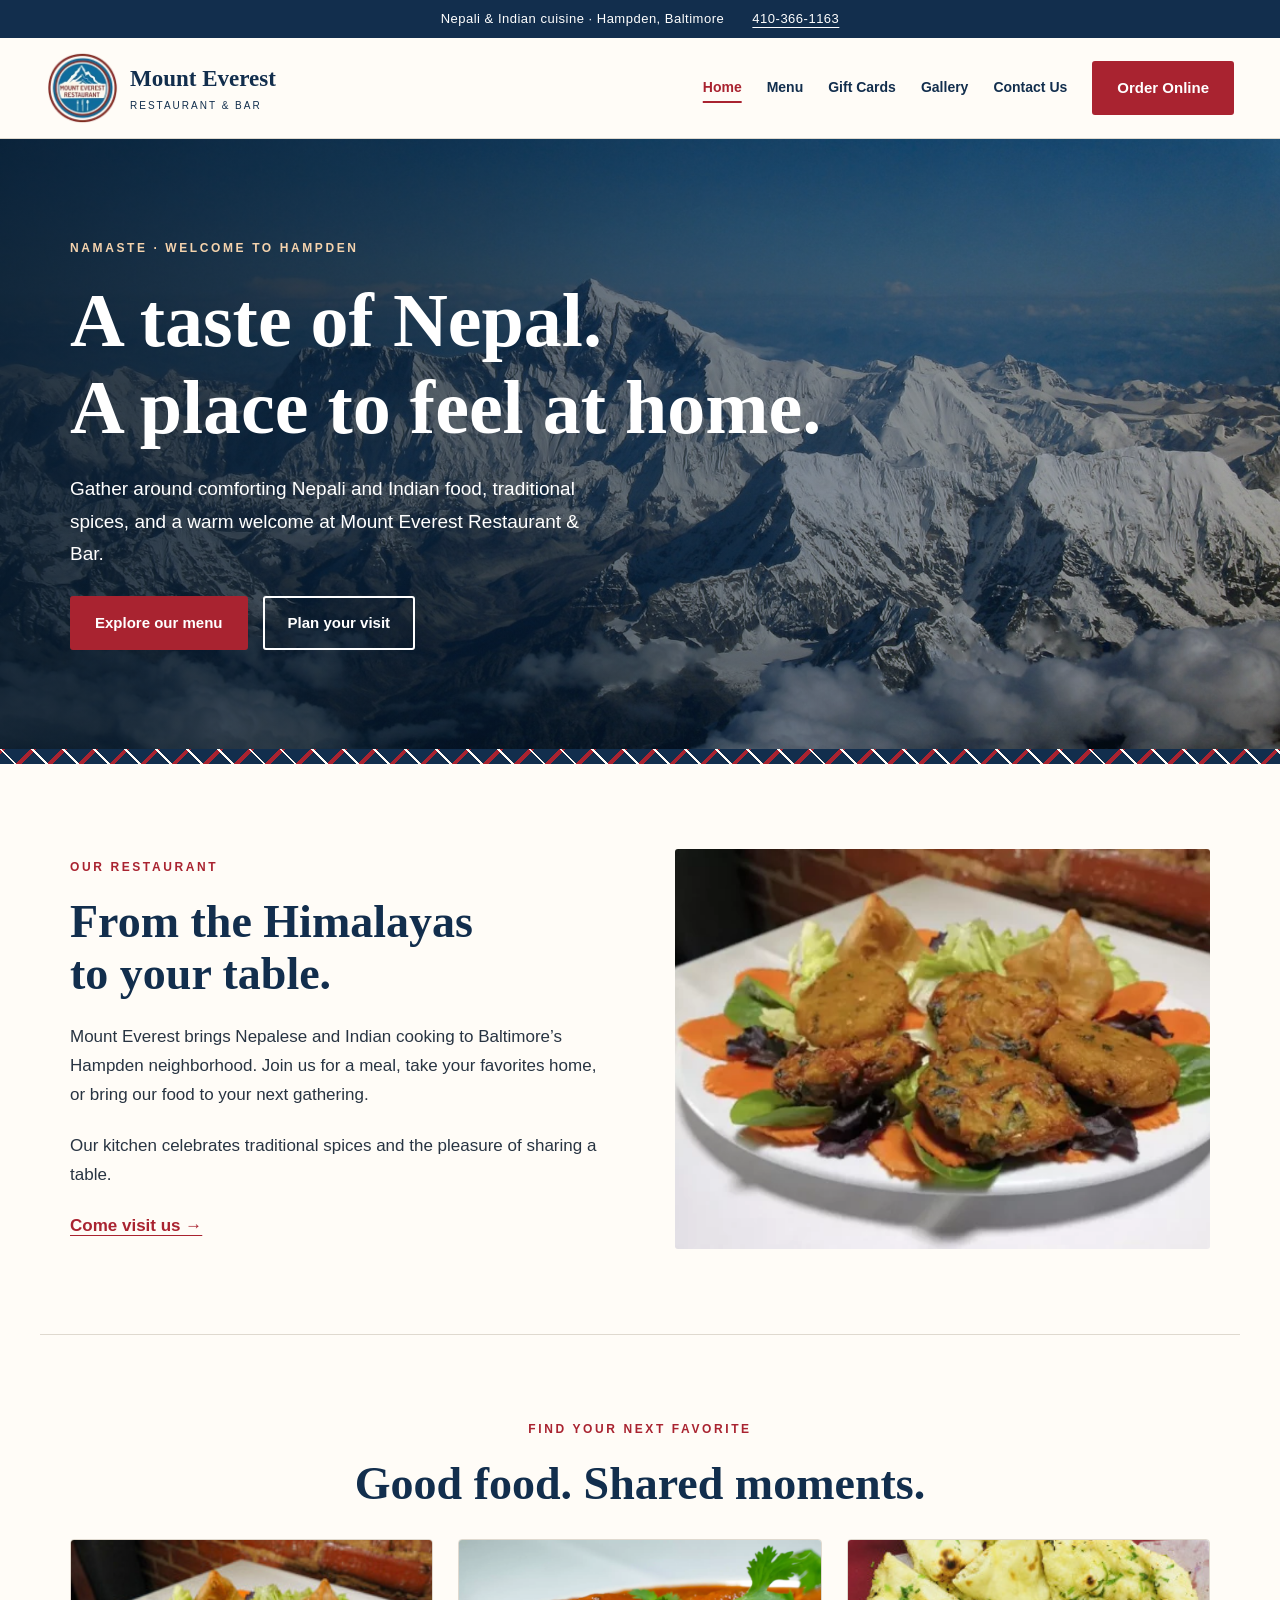
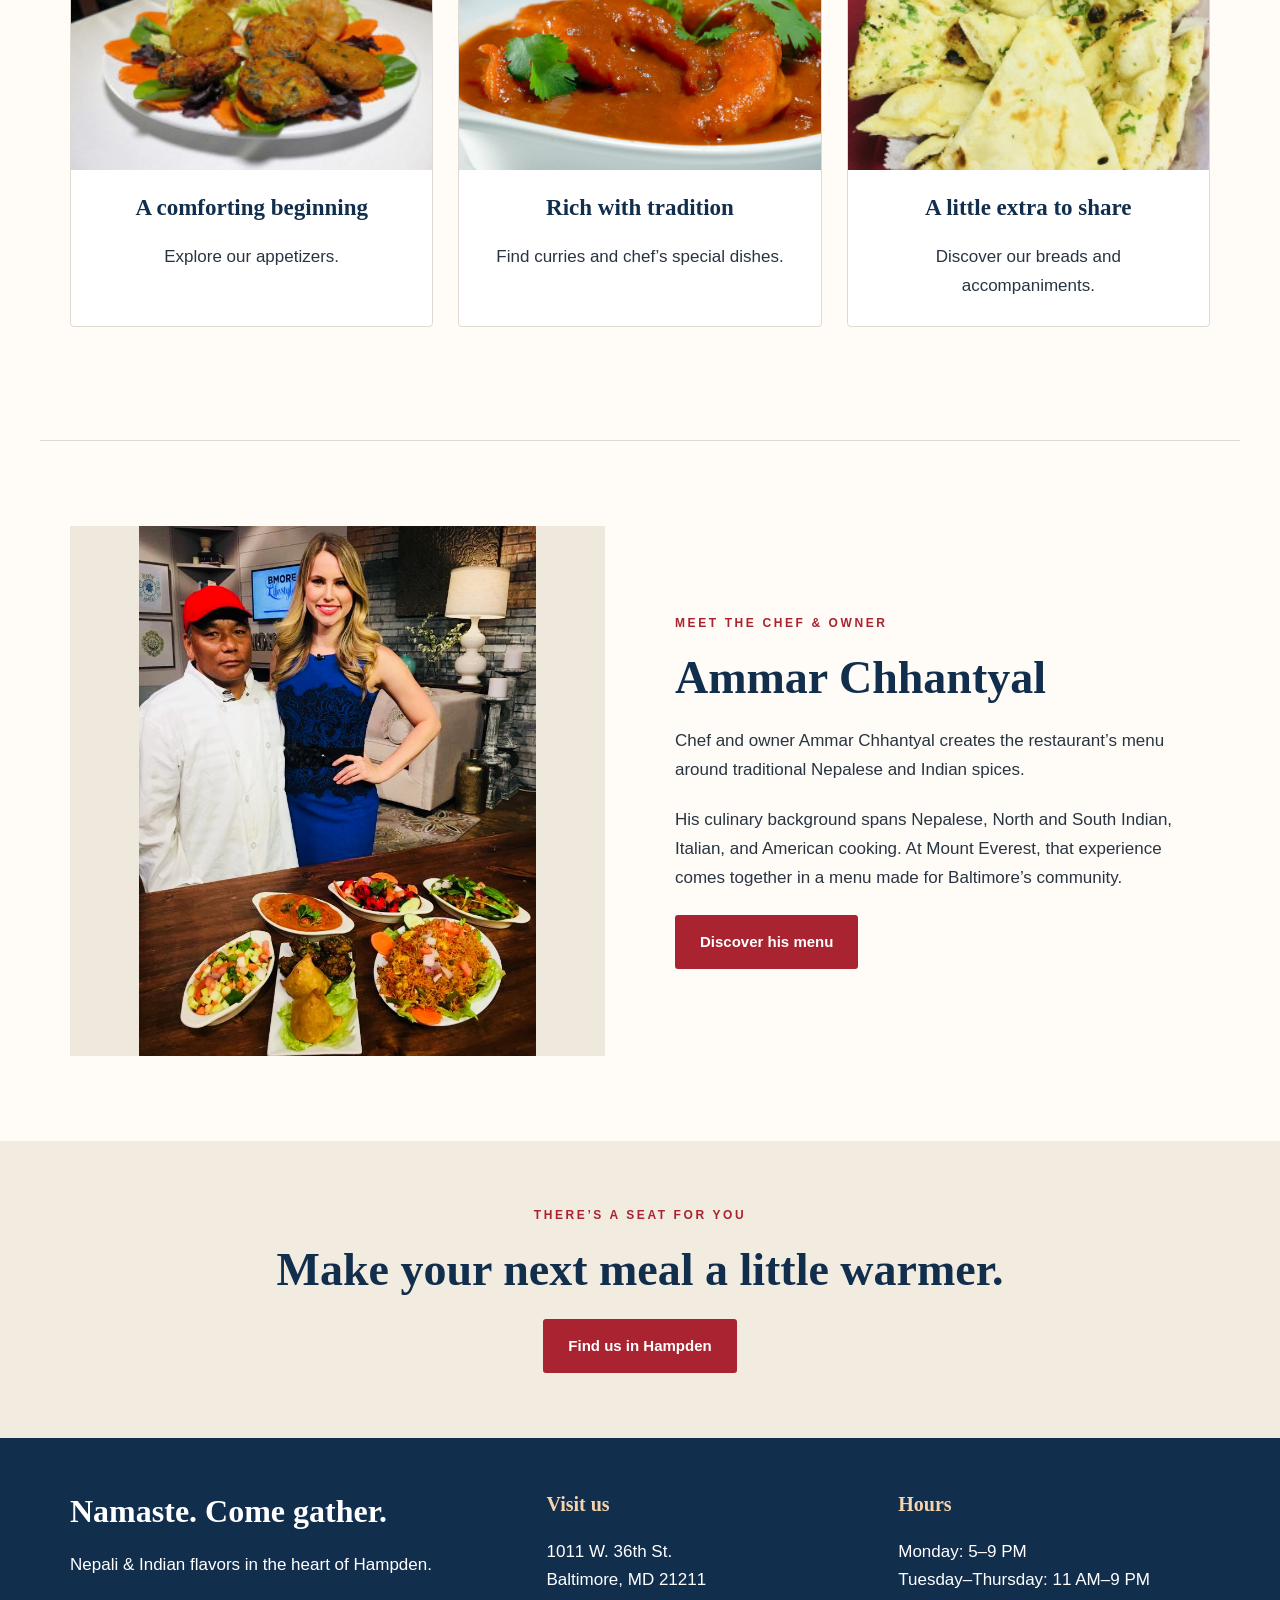
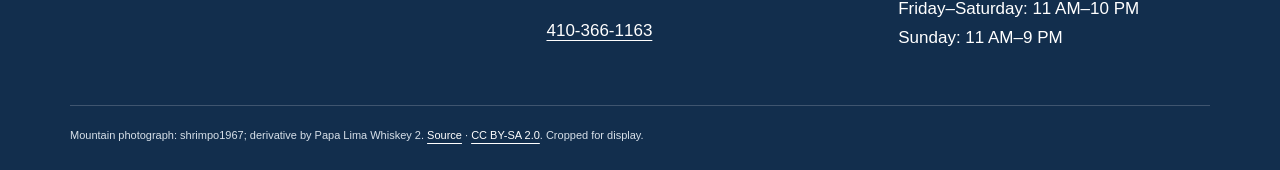
<file: index.html>
<!doctype html>
<html lang="en"><head><meta charset="utf-8"><meta name="viewport" content="width=device-width,initial-scale=1"><title>Home | Mount Everest Restaurant &amp; Bar</title><meta name="description" content="Discover Nepali and Indian cuisine at Mount Everest Restaurant and Bar in Hampden, Baltimore."><link rel="icon" href="images/logo.webp"><link rel="stylesheet" href="styles.css"><script defer src="menu-data.js"></script><script defer src="script.js"></script></head><body><a class="skip" href="#main">Skip to content</a><div class="topline">Nepali &amp; Indian cuisine · Hampden, Baltimore <a href="tel:+14103661163">410-366-1163</a></div><header><div class="nav-wrap"><a class="brand" href="index.html"><img src="images/logo.webp" alt="Mount Everest Restaurant logo" width="72" height="72"><span>Mount Everest<small>RESTAURANT &amp; BAR</small></span></a><button id="nav-toggle" type="button" aria-controls="navigation" aria-expanded="true">Menu</button><nav id="navigation" aria-label="Main navigation"><a href="index.html" aria-current="page">Home</a><a href="menu.html">Menu</a><a href="gift-cards.html">Gift Cards</a><a href="gallery.html">Gallery</a><a href="contact.html">Contact Us</a><a class="button" href="https://www.mounteverestrestaurant.net/menu">Order Online</a></nav></div></header><main id="main"><section class="hero"><div class="hero-inner"><p class="eyebrow">NAMASTE · WELCOME TO HAMPDEN</p><h1>A taste of Nepal.<br>A place to feel at home.</h1><p>Gather around comforting Nepali and Indian food, traditional spices, and a warm welcome at Mount Everest Restaurant &amp; Bar.</p><div class="actions"><a class="button" href="menu.html">Explore our menu</a><a class="button outline" href="contact.html">Plan your visit</a></div></div></section><div class="pattern" aria-hidden="true"></div><section class="section split"><div><p class="eyebrow">OUR RESTAURANT</p><h2>From the Himalayas<br>to your table.</h2><p>Mount Everest brings Nepalese and Indian cooking to Baltimore’s Hampden neighborhood. Join us for a meal, take your favorites home, or bring our food to your next gathering.</p><p>Our kitchen celebrates traditional spices and the pleasure of sharing a table.</p><a class="text-link" href="contact.html">Come visit us →</a></div><img class="story-image" src="images/restaurant.webp" alt="A plate of samosas from Mount Everest Restaurant" loading="lazy"></section><section class="section favorites"><p class="eyebrow">FIND YOUR NEXT FAVORITE</p><h2>Good food. Shared moments.</h2><div class="cards"><a class="food-card" href="menu.html"><img src="images/gallery-9.jpg" alt="Samosas served with sauces" loading="lazy"><div><h3>A comforting beginning</h3><p>Explore our appetizers.</p></div></a><a class="food-card" href="menu.html"><img src="images/hero.webp" alt="A creamy curry garnished with cilantro" loading="lazy"><div><h3>Rich with tradition</h3><p>Find curries and chef’s special dishes.</p></div></a><a class="food-card" href="menu.html"><img src="images/gallery-7.jpg" alt="Fresh naan bread" loading="lazy"><div><h3>A little extra to share</h3><p>Discover our breads and accompaniments.</p></div></a></div></section><section class="section split owner"><img class="owner-image" src="images/chef.jpg" alt="Chef Ammar Chhantyal with a television presenter and a selection of dishes" loading="lazy"><div><p class="eyebrow">MEET THE CHEF &amp; OWNER</p><h2>Ammar Chhantyal</h2><p>Chef and owner Ammar Chhantyal creates the restaurant’s menu around traditional Nepalese and Indian spices.</p><p>His culinary background spans Nepalese, North and South Indian, Italian, and American cooking. At Mount Everest, that experience comes together in a menu made for Baltimore’s community.</p><a class="button" href="menu.html">Discover his menu</a></div></section><section class="invite"><p class="eyebrow">THERE’S A SEAT FOR YOU</p><h2>Make your next meal a little warmer.</h2><a class="button" href="contact.html">Find us in Hampden</a></section></main><footer><div class="footer-grid"><div><h2>Namaste. Come gather.</h2><p>Nepali &amp; Indian flavors in the heart of Hampden.</p></div><div><h3>Visit us</h3><p>1011 W. 36th St.<br>Baltimore, MD 21211</p><a href="tel:+14103661163">410-366-1163</a></div><div><h3>Hours</h3><p>Monday: 5–9 PM<br>Tuesday–Thursday: 11 AM–9 PM<br>Friday–Saturday: 11 AM–10 PM<br>Sunday: 11 AM–9 PM</p></div></div><p class="credit">Mountain photograph: shrimpo1967; derivative by Papa Lima Whiskey 2. <a href="https://commons.wikimedia.org/wiki/File:Mount_Everest_as_seen_from_Drukair2_PLW_edit.jpg">Source</a> · <a href="https://creativecommons.org/licenses/by-sa/2.0/">CC BY-SA 2.0</a>. Cropped for display.</p></footer></body></html>
</file>
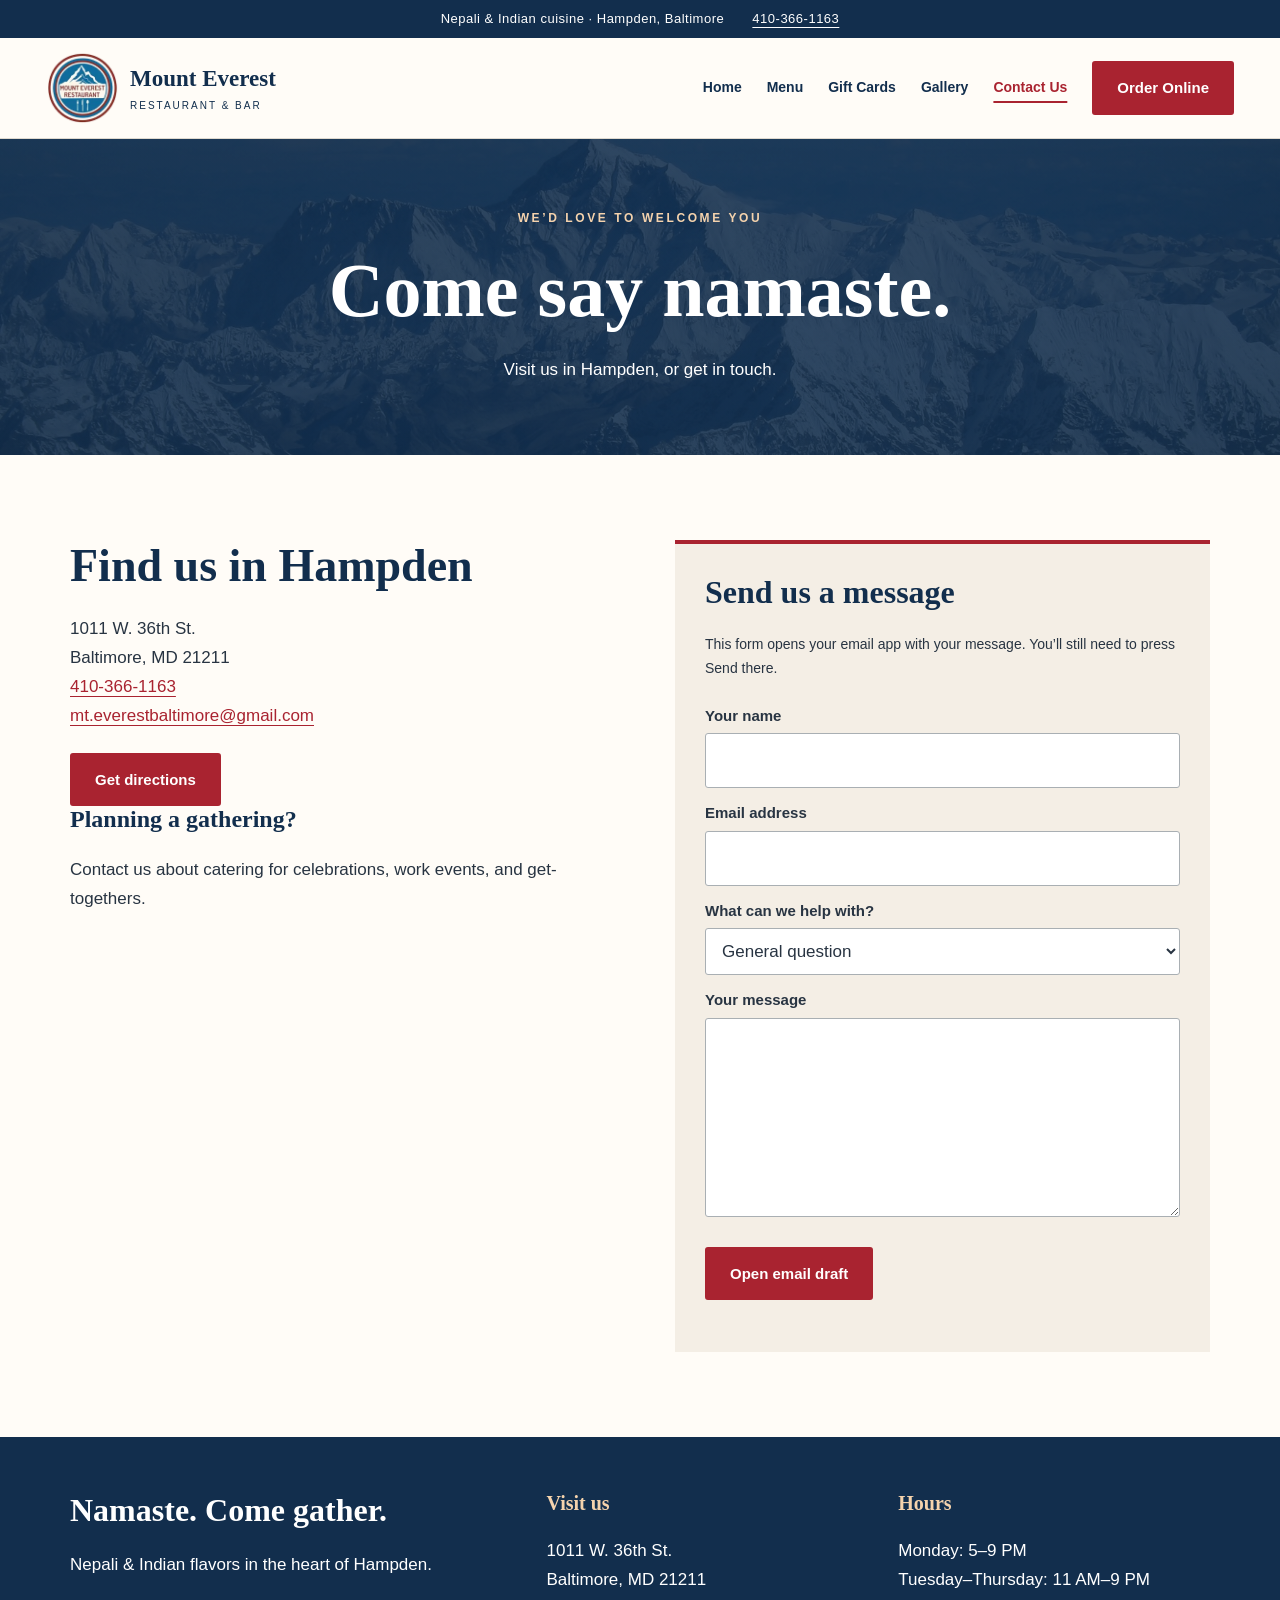
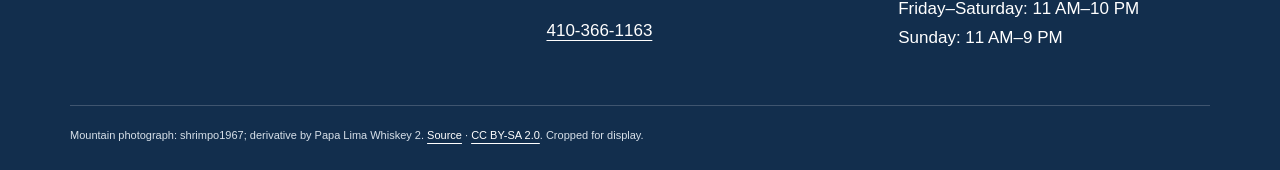
<file: contact.html>
<!doctype html>
<html lang="en"><head><meta charset="utf-8"><meta name="viewport" content="width=device-width,initial-scale=1"><title>Contact Us | Mount Everest Restaurant &amp; Bar</title><meta name="description" content="Discover Nepali and Indian cuisine at Mount Everest Restaurant and Bar in Hampden, Baltimore."><link rel="icon" href="images/logo.webp"><link rel="stylesheet" href="styles.css"><script defer src="menu-data.js"></script><script defer src="script.js"></script></head><body><a class="skip" href="#main">Skip to content</a><div class="topline">Nepali &amp; Indian cuisine · Hampden, Baltimore <a href="tel:+14103661163">410-366-1163</a></div><header><div class="nav-wrap"><a class="brand" href="index.html"><img src="images/logo.webp" alt="Mount Everest Restaurant logo" width="72" height="72"><span>Mount Everest<small>RESTAURANT &amp; BAR</small></span></a><button id="nav-toggle" type="button" aria-controls="navigation" aria-expanded="true">Menu</button><nav id="navigation" aria-label="Main navigation"><a href="index.html">Home</a><a href="menu.html">Menu</a><a href="gift-cards.html">Gift Cards</a><a href="gallery.html">Gallery</a><a href="contact.html" aria-current="page">Contact Us</a><a class="button" href="https://www.mounteverestrestaurant.net/menu">Order Online</a></nav></div></header><main id="main"><section class="page-banner"><p class="eyebrow">WE’D LOVE TO WELCOME YOU</p><h1>Come say namaste.</h1><p>Visit us in Hampden, or get in touch.</p></section><section class="section split contact"><div><h2>Find us in Hampden</h2><address>1011 W. 36th St.<br>Baltimore, MD 21211</address><p><a href="tel:+14103661163">410-366-1163</a><br><a href="mailto:mt.everestbaltimore@gmail.com">mt.everestbaltimore@gmail.com</a></p><a class="button" href="https://www.google.com/maps/search/?api=1&amp;query=Mount+Everest+Restaurant+1011+W+36th+St+Baltimore+MD">Get directions</a><h3>Planning a gathering?</h3><p>Contact us about catering for celebrations, work events, and get-togethers.</p></div><form id="contact-form"><h2>Send us a message</h2><p id="form-note">This form opens your email app with your message. You’ll still need to press Send there.</p><label for="name">Your name</label><input id="name" name="name" autocomplete="name" required maxlength="100"><label for="email">Email address</label><input id="email" name="email" type="email" autocomplete="email" required><label for="topic">What can we help with?</label><select id="topic" name="topic"><option>General question</option><option>Catering</option><option>Gift cards</option><option>Feedback</option></select><label for="message">Your message</label><textarea id="message" name="message" rows="6" required maxlength="5000"></textarea><button class="button" type="submit" id="send-button">Open email draft</button><p id="form-status" role="status" aria-live="polite"></p><noscript>Please email <a href="mailto:mt.everestbaltimore@gmail.com">mt.everestbaltimore@gmail.com</a> directly.</noscript></form></section></main><footer><div class="footer-grid"><div><h2>Namaste. Come gather.</h2><p>Nepali &amp; Indian flavors in the heart of Hampden.</p></div><div><h3>Visit us</h3><p>1011 W. 36th St.<br>Baltimore, MD 21211</p><a href="tel:+14103661163">410-366-1163</a></div><div><h3>Hours</h3><p>Monday: 5–9 PM<br>Tuesday–Thursday: 11 AM–9 PM<br>Friday–Saturday: 11 AM–10 PM<br>Sunday: 11 AM–9 PM</p></div></div><p class="credit">Mountain photograph: shrimpo1967; derivative by Papa Lima Whiskey 2. <a href="https://commons.wikimedia.org/wiki/File:Mount_Everest_as_seen_from_Drukair2_PLW_edit.jpg">Source</a> · <a href="https://creativecommons.org/licenses/by-sa/2.0/">CC BY-SA 2.0</a>. Cropped for display.</p></footer></body></html>
</file>
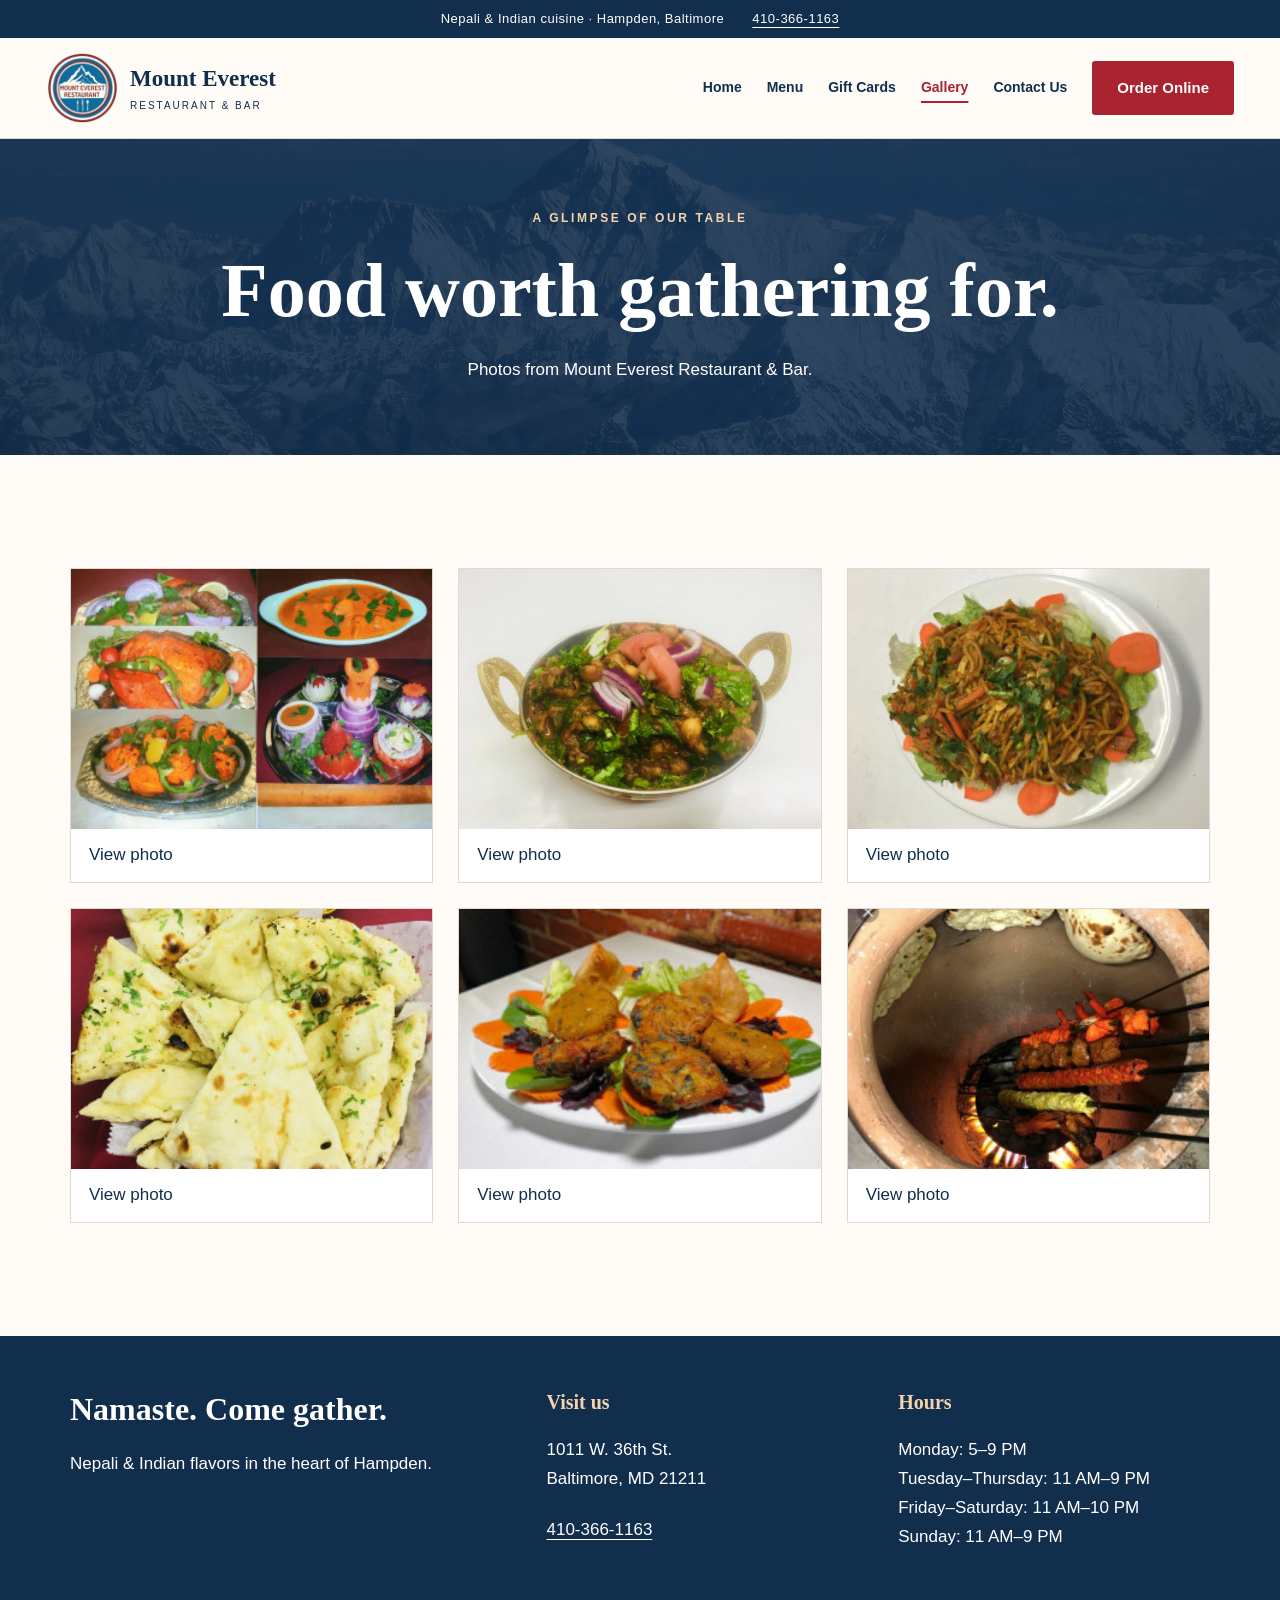
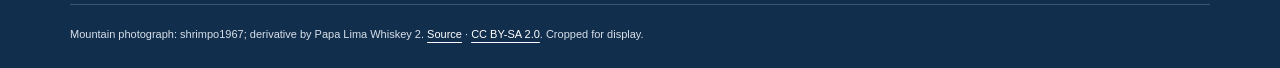
<file: gallery.html>
<!doctype html>
<html lang="en"><head><meta charset="utf-8"><meta name="viewport" content="width=device-width,initial-scale=1"><title>Gallery | Mount Everest Restaurant &amp; Bar</title><meta name="description" content="Discover Nepali and Indian cuisine at Mount Everest Restaurant and Bar in Hampden, Baltimore."><link rel="icon" href="images/logo.webp"><link rel="stylesheet" href="styles.css"><script defer src="menu-data.js"></script><script defer src="script.js"></script></head><body><a class="skip" href="#main">Skip to content</a><div class="topline">Nepali &amp; Indian cuisine · Hampden, Baltimore <a href="tel:+14103661163">410-366-1163</a></div><header><div class="nav-wrap"><a class="brand" href="index.html"><img src="images/logo.webp" alt="Mount Everest Restaurant logo" width="72" height="72"><span>Mount Everest<small>RESTAURANT &amp; BAR</small></span></a><button id="nav-toggle" type="button" aria-controls="navigation" aria-expanded="true">Menu</button><nav id="navigation" aria-label="Main navigation"><a href="index.html">Home</a><a href="menu.html">Menu</a><a href="gift-cards.html">Gift Cards</a><a href="gallery.html" aria-current="page">Gallery</a><a href="contact.html">Contact Us</a><a class="button" href="https://www.mounteverestrestaurant.net/menu">Order Online</a></nav></div></header><main id="main"><section class="page-banner"><p class="eyebrow">A GLIMPSE OF OUR TABLE</p><h1>Food worth gathering for.</h1><p>Photos from Mount Everest Restaurant &amp; Bar.</p></section><section class="section"><div class="cards gallery"><button class="gallery-item" type="button" data-photo="images/gallery-1.jpg" data-caption="A selection of Mount Everest dishes"><img src="images/gallery-1.jpg" alt="A selection of Mount Everest dishes" loading="lazy"><span>View photo</span></button><button class="gallery-item" type="button" data-photo="images/gallery-3.jpg" data-caption="A plated dish garnished with vegetables"><img src="images/gallery-3.jpg" alt="A plated dish garnished with vegetables" loading="lazy"><span>View photo</span></button><button class="gallery-item" type="button" data-photo="images/gallery-6.jpg" data-caption="A noodle dish served with vegetables"><img src="images/gallery-6.jpg" alt="A noodle dish served with vegetables" loading="lazy"><span>View photo</span></button><button class="gallery-item" type="button" data-photo="images/gallery-7.jpg" data-caption="A selection of naan breads"><img src="images/gallery-7.jpg" alt="A selection of naan breads" loading="lazy"><span>View photo</span></button><button class="gallery-item" type="button" data-photo="images/gallery-9.jpg" data-caption="Samosas with sauces"><img src="images/gallery-9.jpg" alt="Samosas with sauces" loading="lazy"><span>View photo</span></button><button class="gallery-item" type="button" data-photo="images/gallery-15.jpg" data-caption="Food cooking in the tandoor"><img src="images/gallery-15.jpg" alt="Food cooking in the tandoor" loading="lazy"><span>View photo</span></button></div></section><dialog id="photo-dialog"><button id="close-photo" type="button" autofocus>Close photo</button><img id="large-photo" alt=""><p id="photo-caption"></p></dialog></main><footer><div class="footer-grid"><div><h2>Namaste. Come gather.</h2><p>Nepali &amp; Indian flavors in the heart of Hampden.</p></div><div><h3>Visit us</h3><p>1011 W. 36th St.<br>Baltimore, MD 21211</p><a href="tel:+14103661163">410-366-1163</a></div><div><h3>Hours</h3><p>Monday: 5–9 PM<br>Tuesday–Thursday: 11 AM–9 PM<br>Friday–Saturday: 11 AM–10 PM<br>Sunday: 11 AM–9 PM</p></div></div><p class="credit">Mountain photograph: shrimpo1967; derivative by Papa Lima Whiskey 2. <a href="https://commons.wikimedia.org/wiki/File:Mount_Everest_as_seen_from_Drukair2_PLW_edit.jpg">Source</a> · <a href="https://creativecommons.org/licenses/by-sa/2.0/">CC BY-SA 2.0</a>. Cropped for display.</p></footer></body></html>
</file>
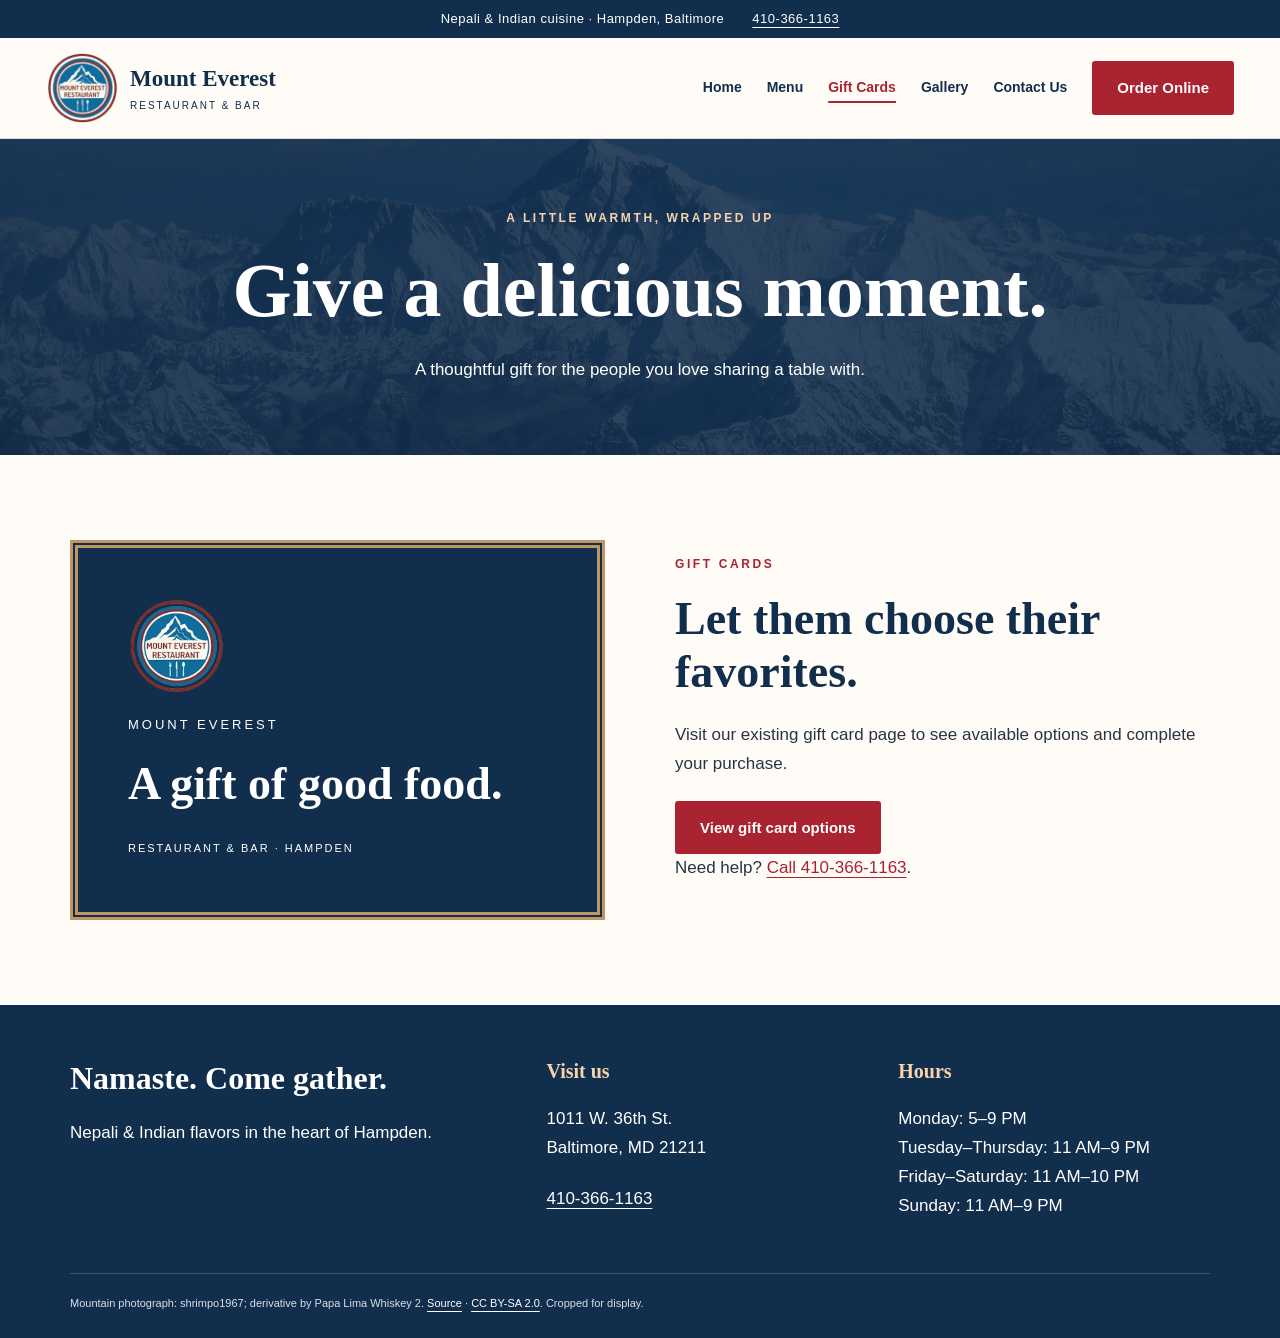
<file: gift-cards.html>
<!doctype html>
<html lang="en"><head><meta charset="utf-8"><meta name="viewport" content="width=device-width,initial-scale=1"><title>Gift Cards | Mount Everest Restaurant &amp; Bar</title><meta name="description" content="Discover Nepali and Indian cuisine at Mount Everest Restaurant and Bar in Hampden, Baltimore."><link rel="icon" href="images/logo.webp"><link rel="stylesheet" href="styles.css"><script defer src="menu-data.js"></script><script defer src="script.js"></script></head><body><a class="skip" href="#main">Skip to content</a><div class="topline">Nepali &amp; Indian cuisine · Hampden, Baltimore <a href="tel:+14103661163">410-366-1163</a></div><header><div class="nav-wrap"><a class="brand" href="index.html"><img src="images/logo.webp" alt="Mount Everest Restaurant logo" width="72" height="72"><span>Mount Everest<small>RESTAURANT &amp; BAR</small></span></a><button id="nav-toggle" type="button" aria-controls="navigation" aria-expanded="true">Menu</button><nav id="navigation" aria-label="Main navigation"><a href="index.html">Home</a><a href="menu.html">Menu</a><a href="gift-cards.html" aria-current="page">Gift Cards</a><a href="gallery.html">Gallery</a><a href="contact.html">Contact Us</a><a class="button" href="https://www.mounteverestrestaurant.net/menu">Order Online</a></nav></div></header><main id="main"><section class="page-banner"><p class="eyebrow">A LITTLE WARMTH, WRAPPED UP</p><h1>Give a delicious moment.</h1><p>A thoughtful gift for the people you love sharing a table with.</p></section><section class="section split"><div class="gift"><img src="images/logo.webp" alt="Mount Everest Restaurant logo" width="96"><p>MOUNT EVEREST</p><h2>A gift of good food.</h2><span>RESTAURANT &amp; BAR · HAMPDEN</span></div><div><p class="eyebrow">GIFT CARDS</p><h2>Let them choose their favorites.</h2><p>Visit our existing gift card page to see available options and complete your purchase.</p><a class="button" href="https://www.mounteverestrestaurant.net/gift-card">View gift card options</a><p>Need help? <a href="tel:+14103661163">Call 410-366-1163</a>.</p></div></section></main><footer><div class="footer-grid"><div><h2>Namaste. Come gather.</h2><p>Nepali &amp; Indian flavors in the heart of Hampden.</p></div><div><h3>Visit us</h3><p>1011 W. 36th St.<br>Baltimore, MD 21211</p><a href="tel:+14103661163">410-366-1163</a></div><div><h3>Hours</h3><p>Monday: 5–9 PM<br>Tuesday–Thursday: 11 AM–9 PM<br>Friday–Saturday: 11 AM–10 PM<br>Sunday: 11 AM–9 PM</p></div></div><p class="credit">Mountain photograph: shrimpo1967; derivative by Papa Lima Whiskey 2. <a href="https://commons.wikimedia.org/wiki/File:Mount_Everest_as_seen_from_Drukair2_PLW_edit.jpg">Source</a> · <a href="https://creativecommons.org/licenses/by-sa/2.0/">CC BY-SA 2.0</a>. Cropped for display.</p></footer></body></html>
</file>
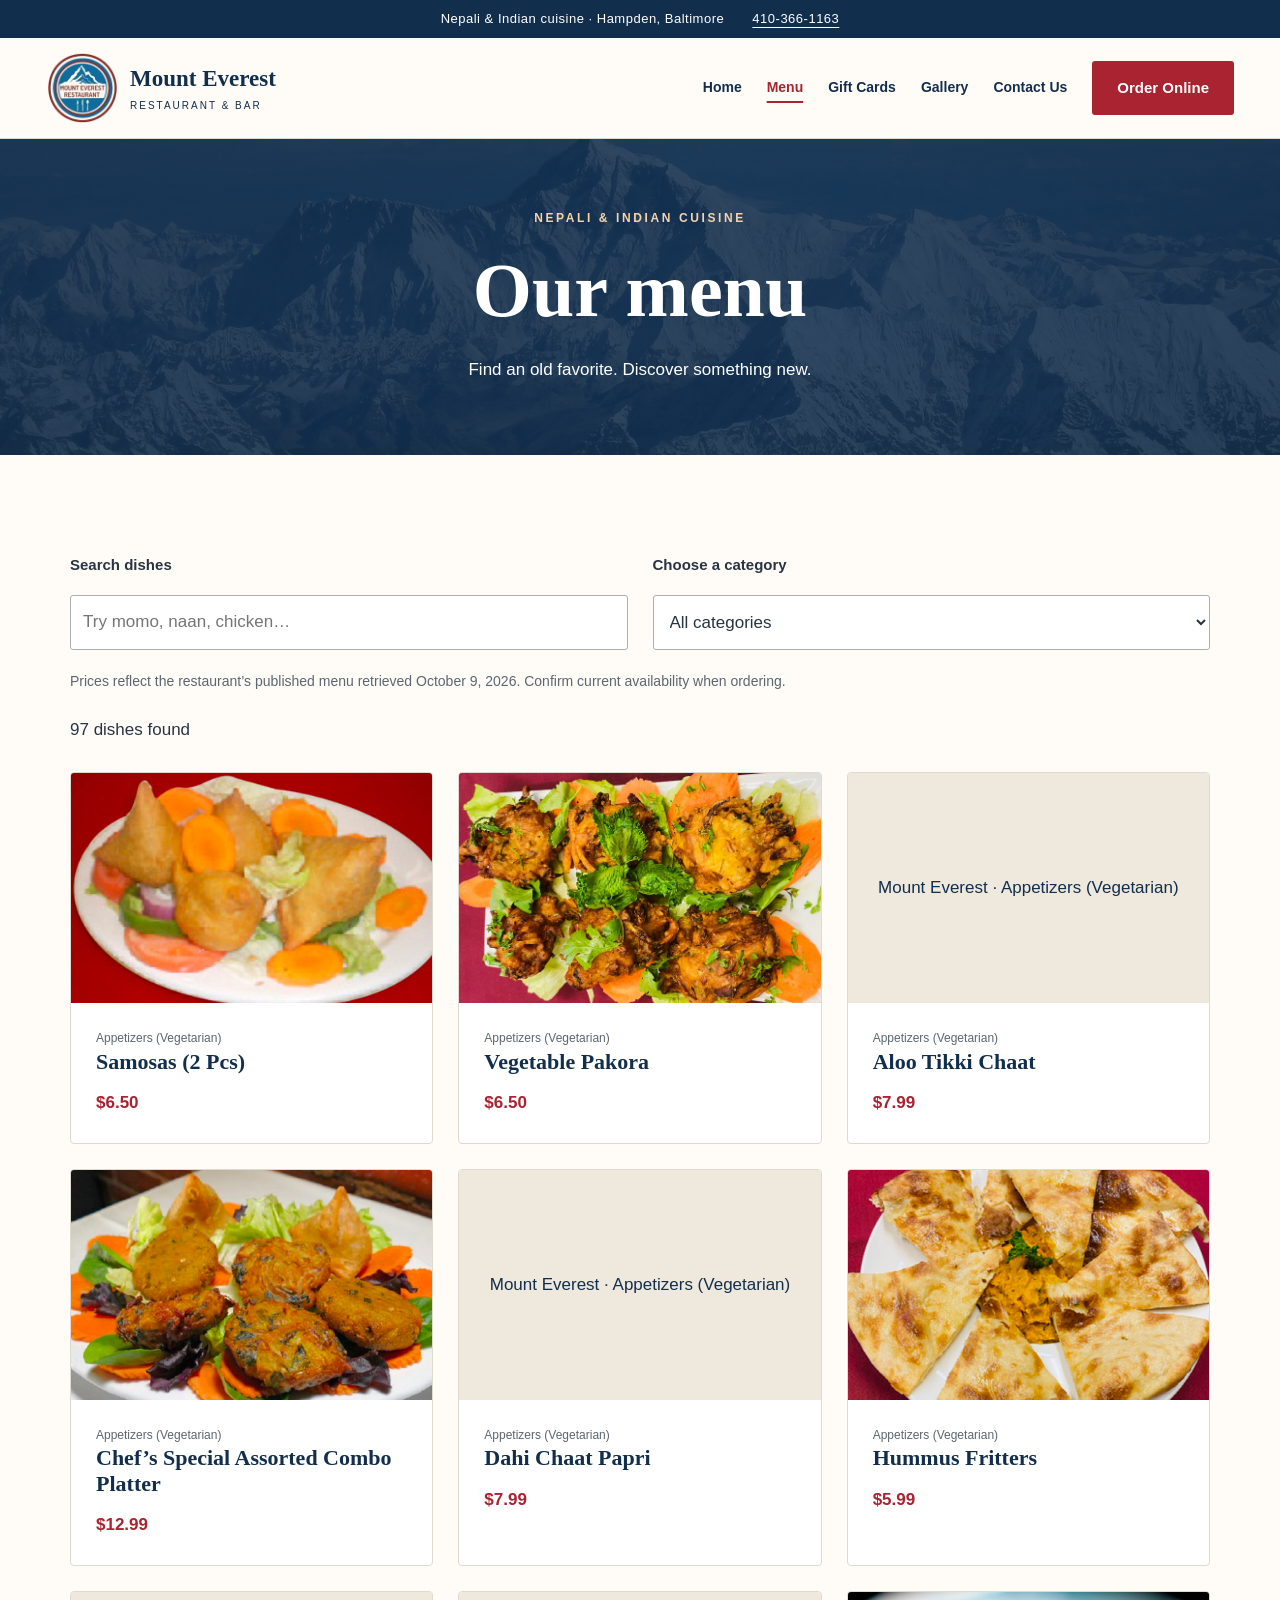
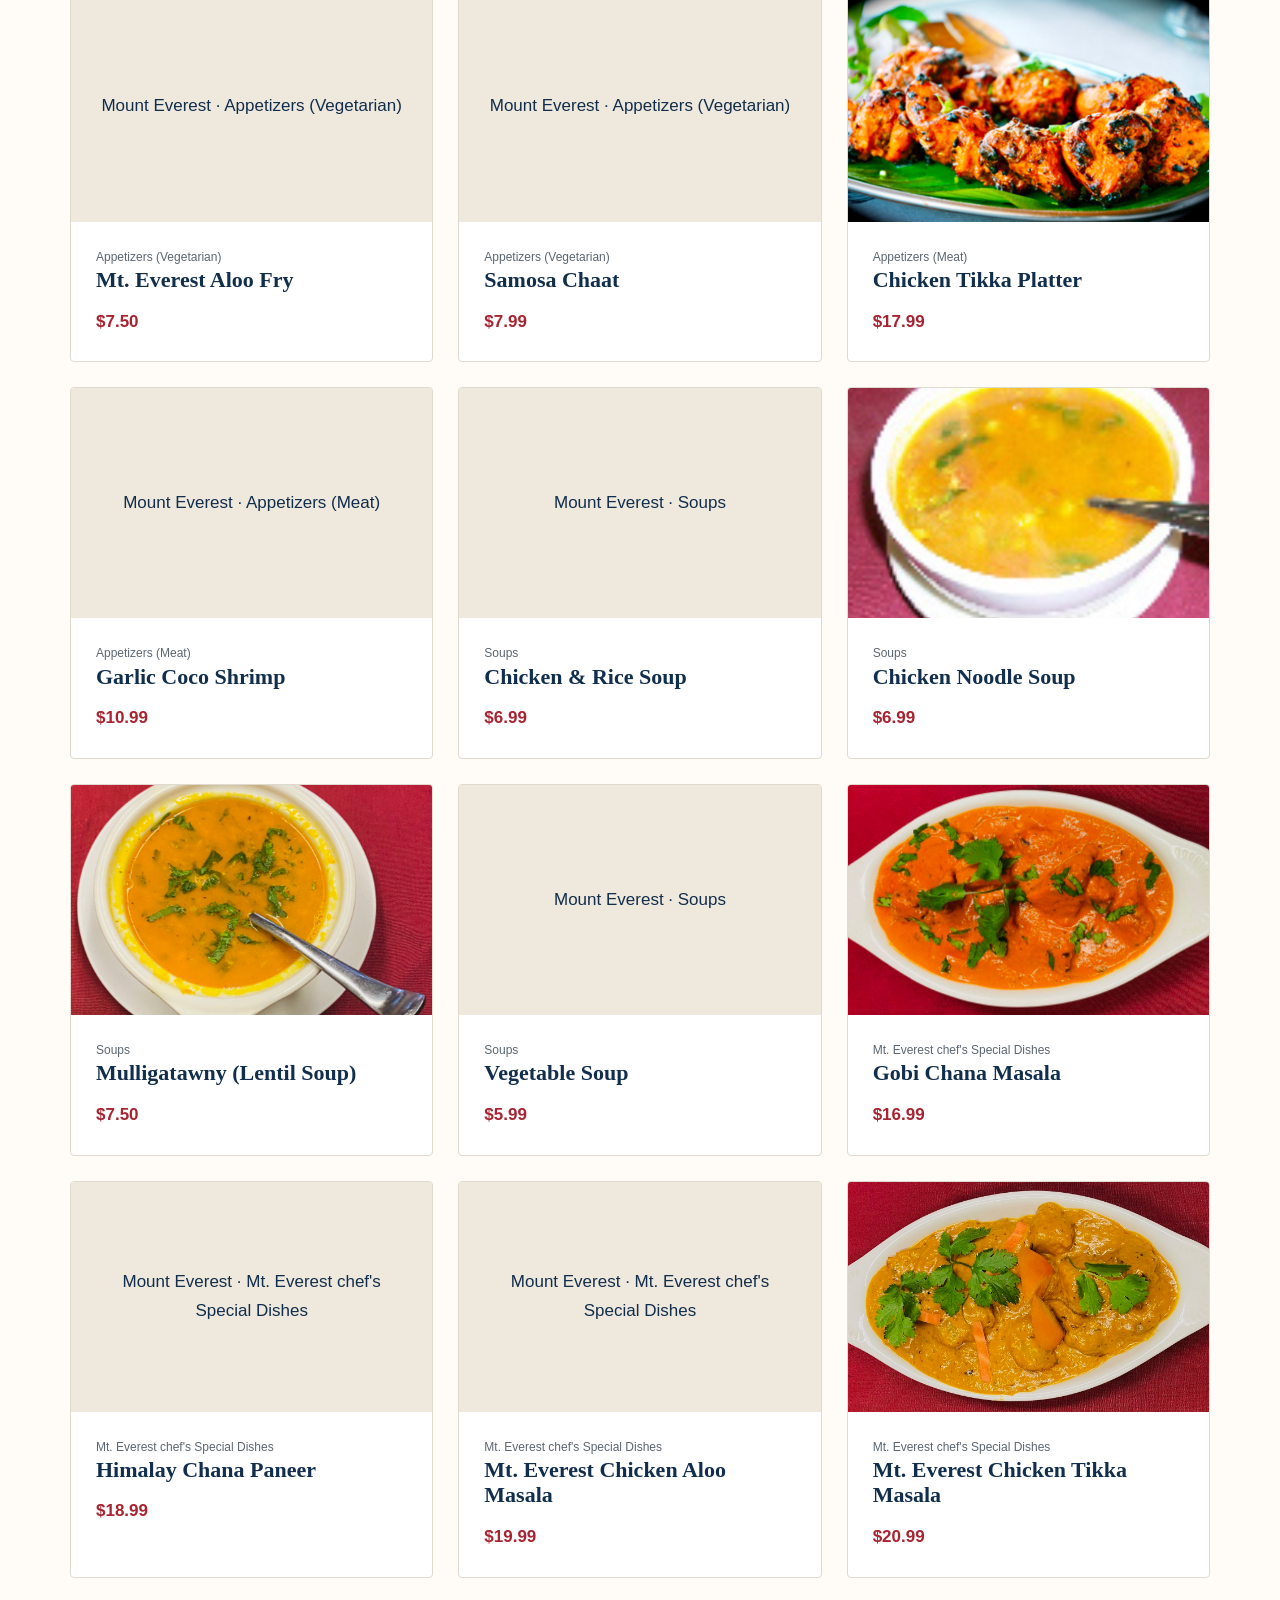
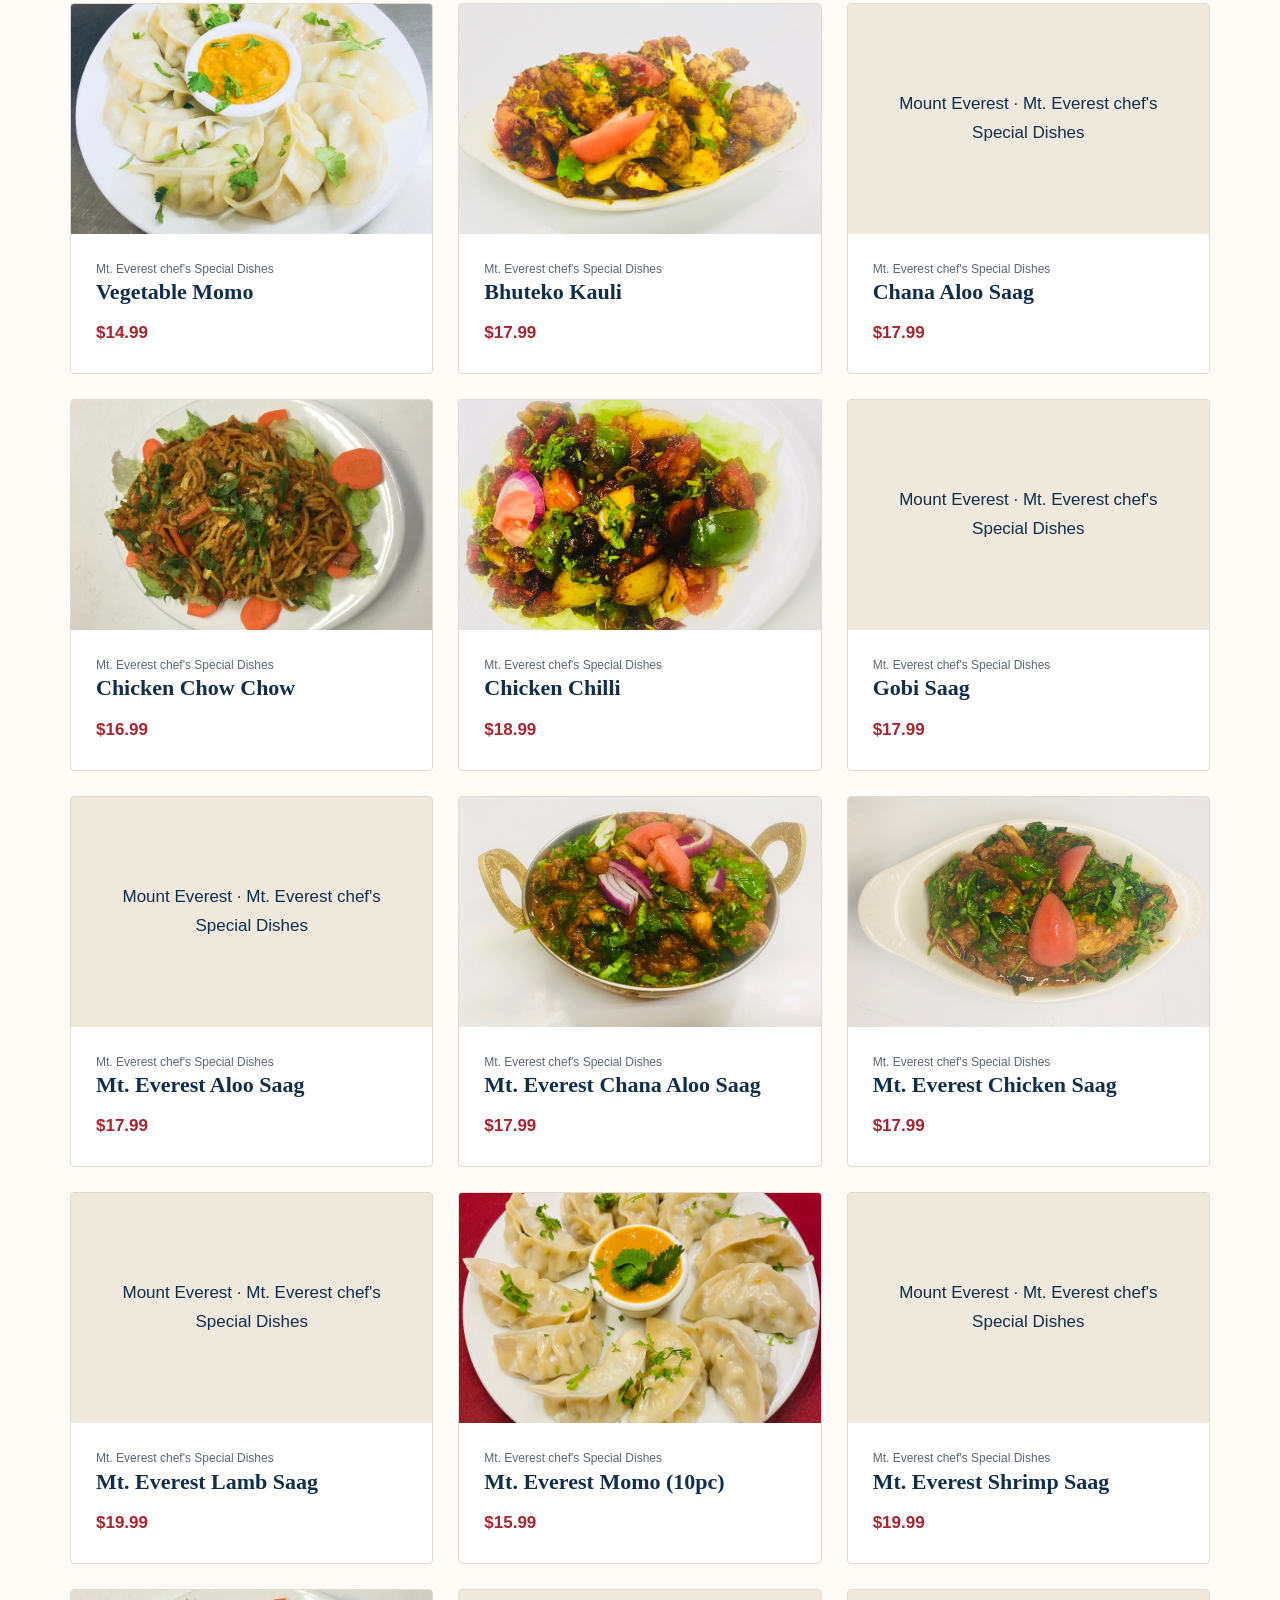
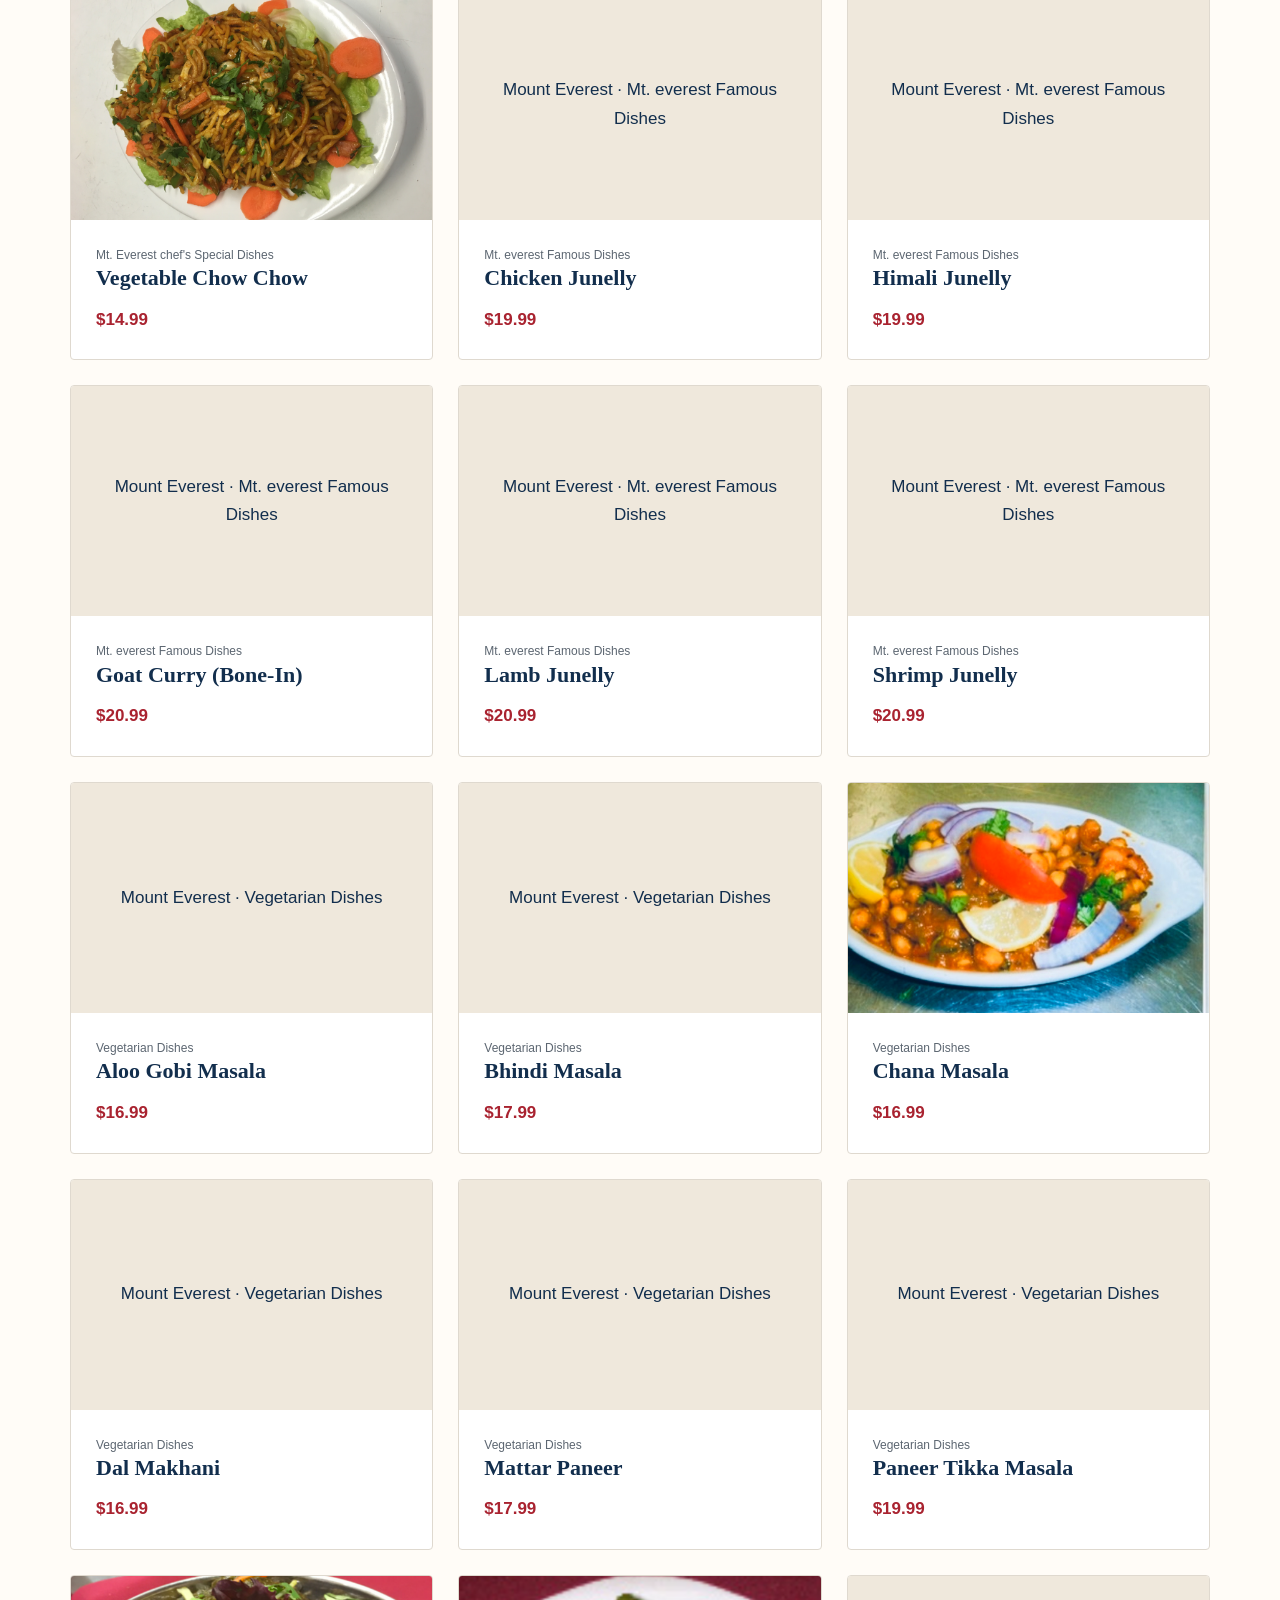
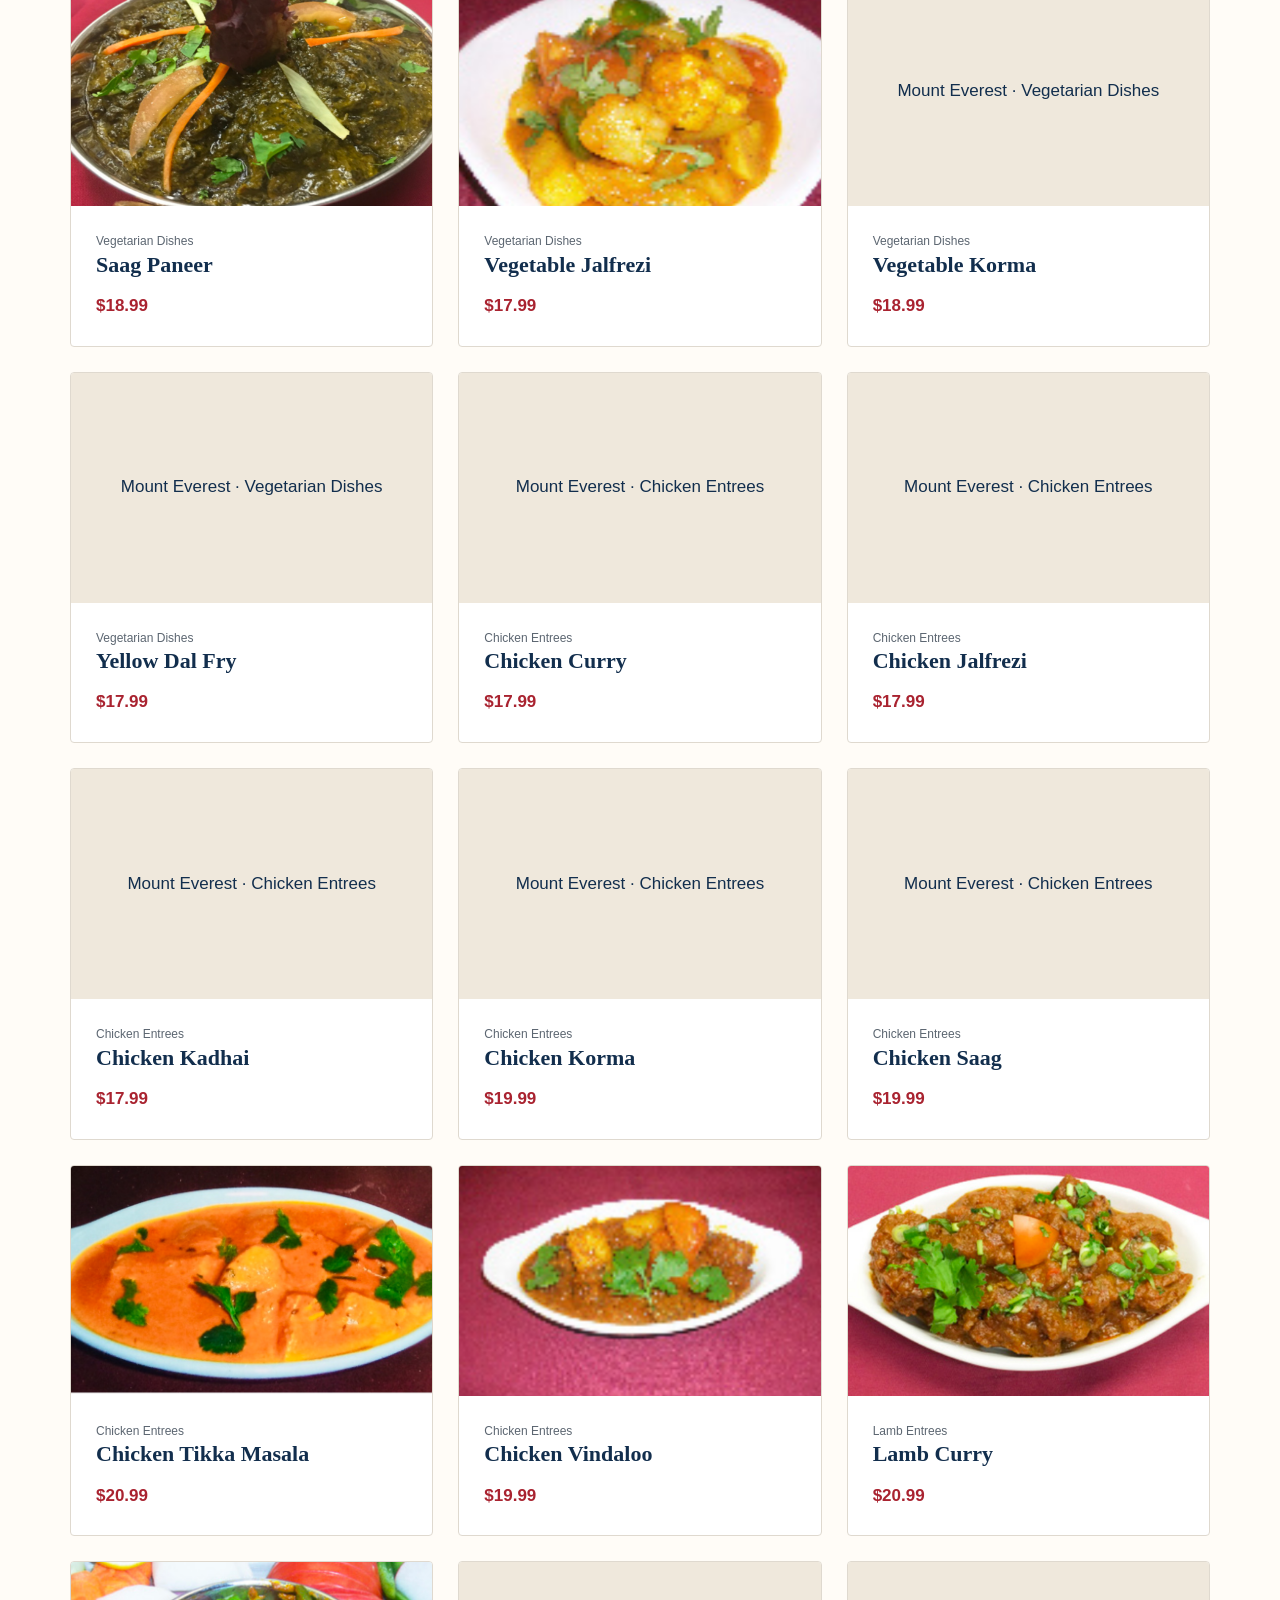
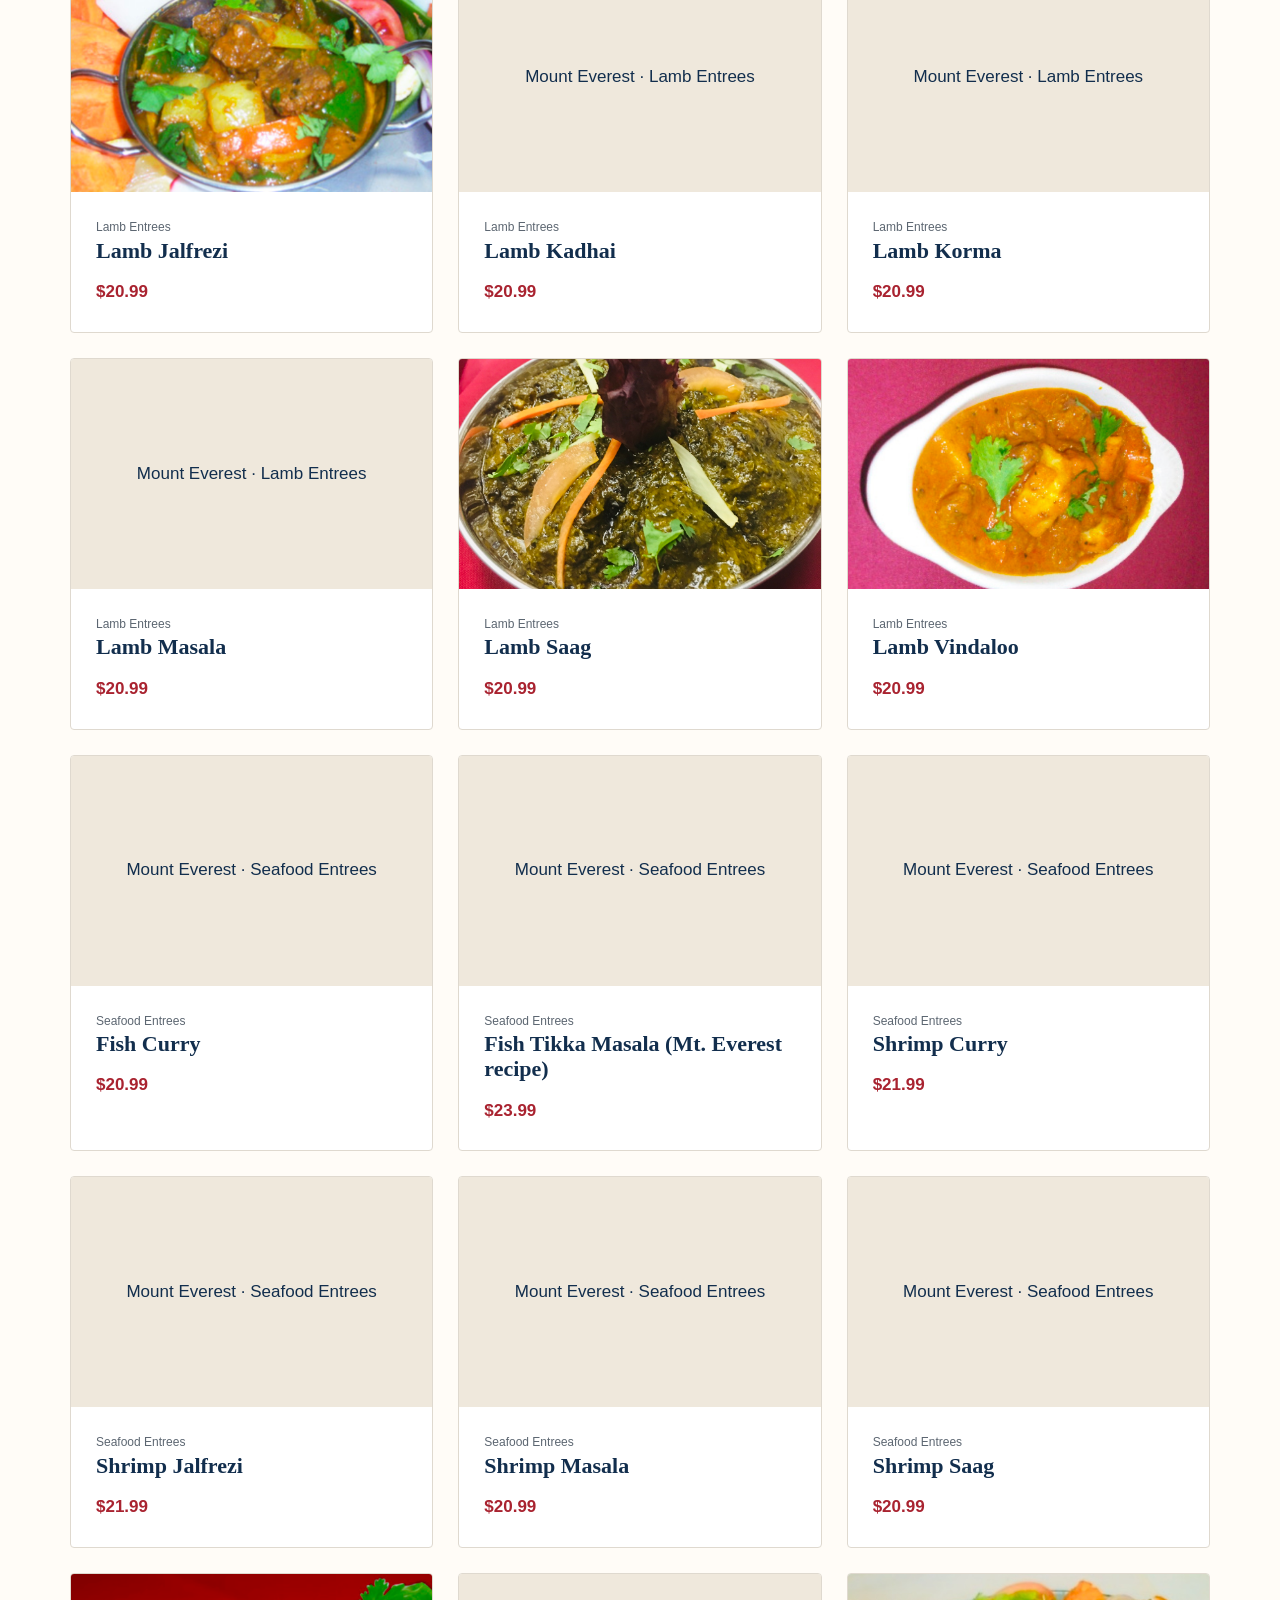
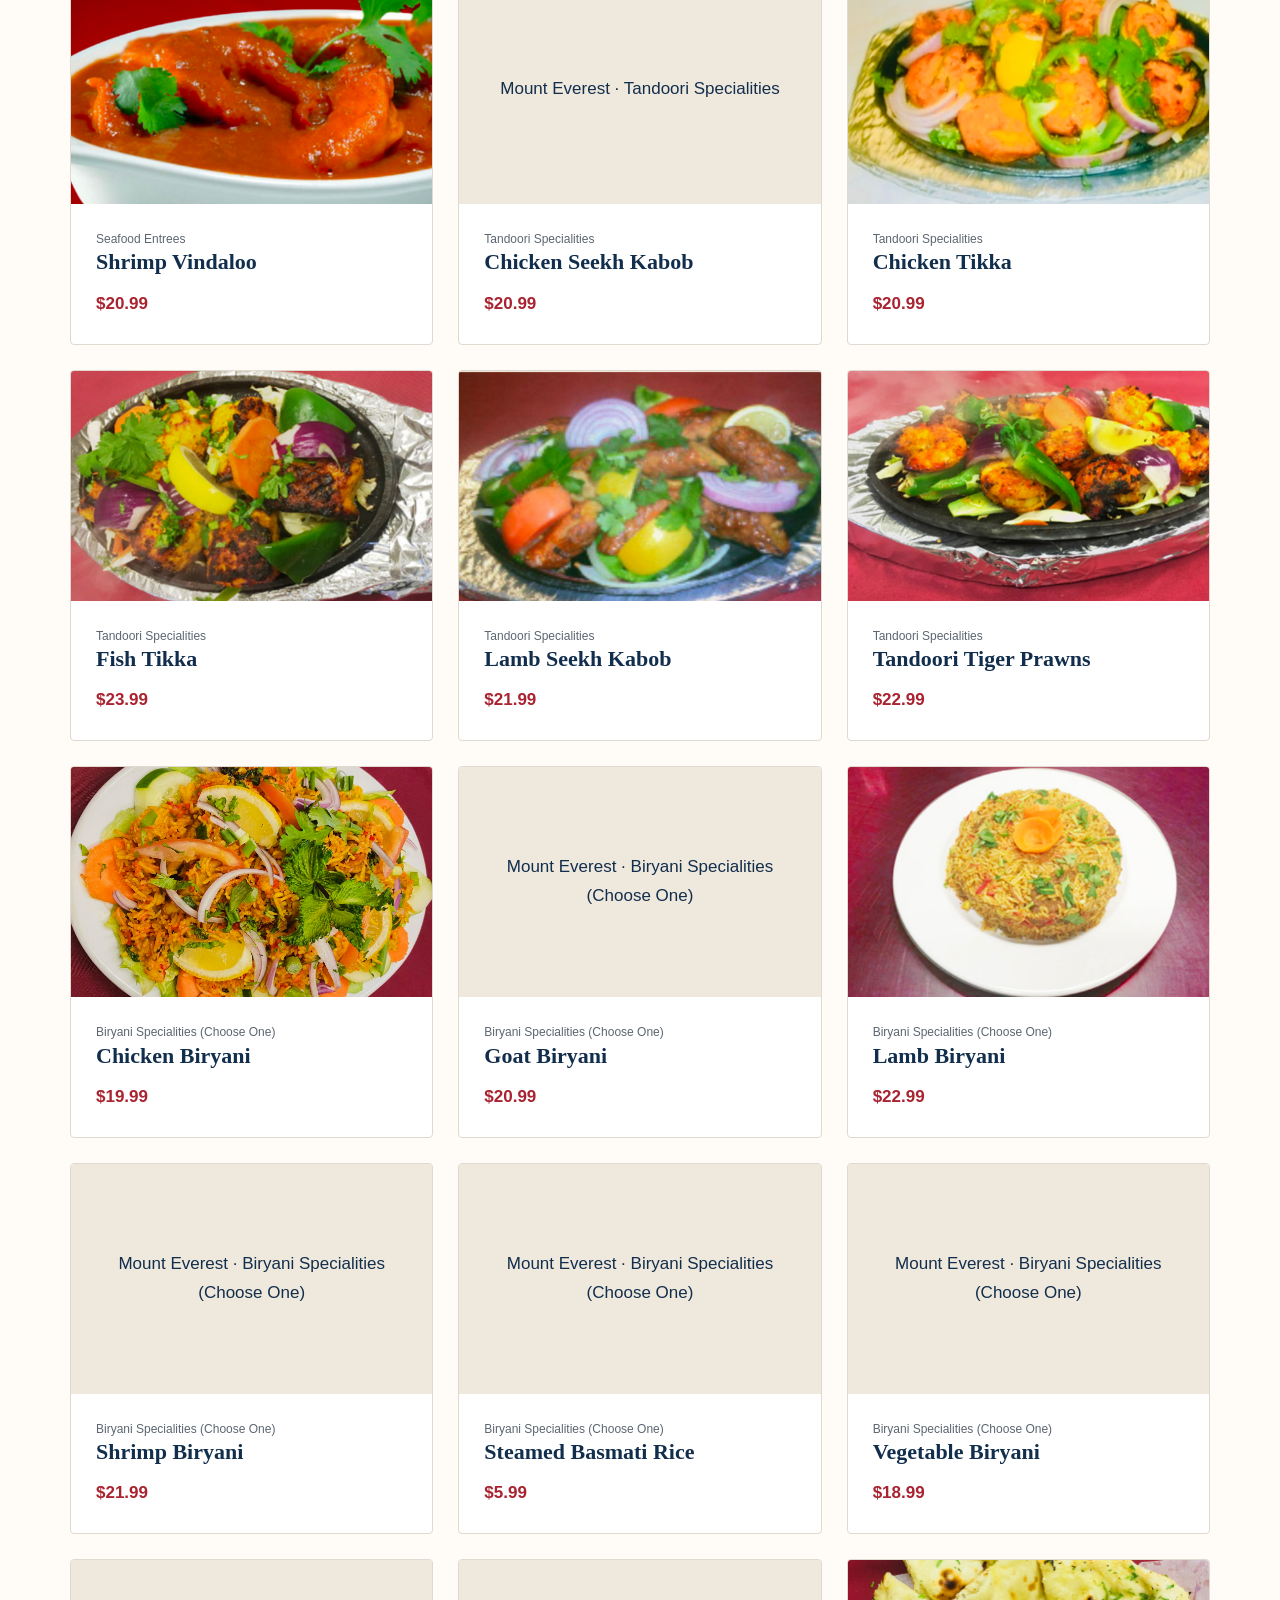
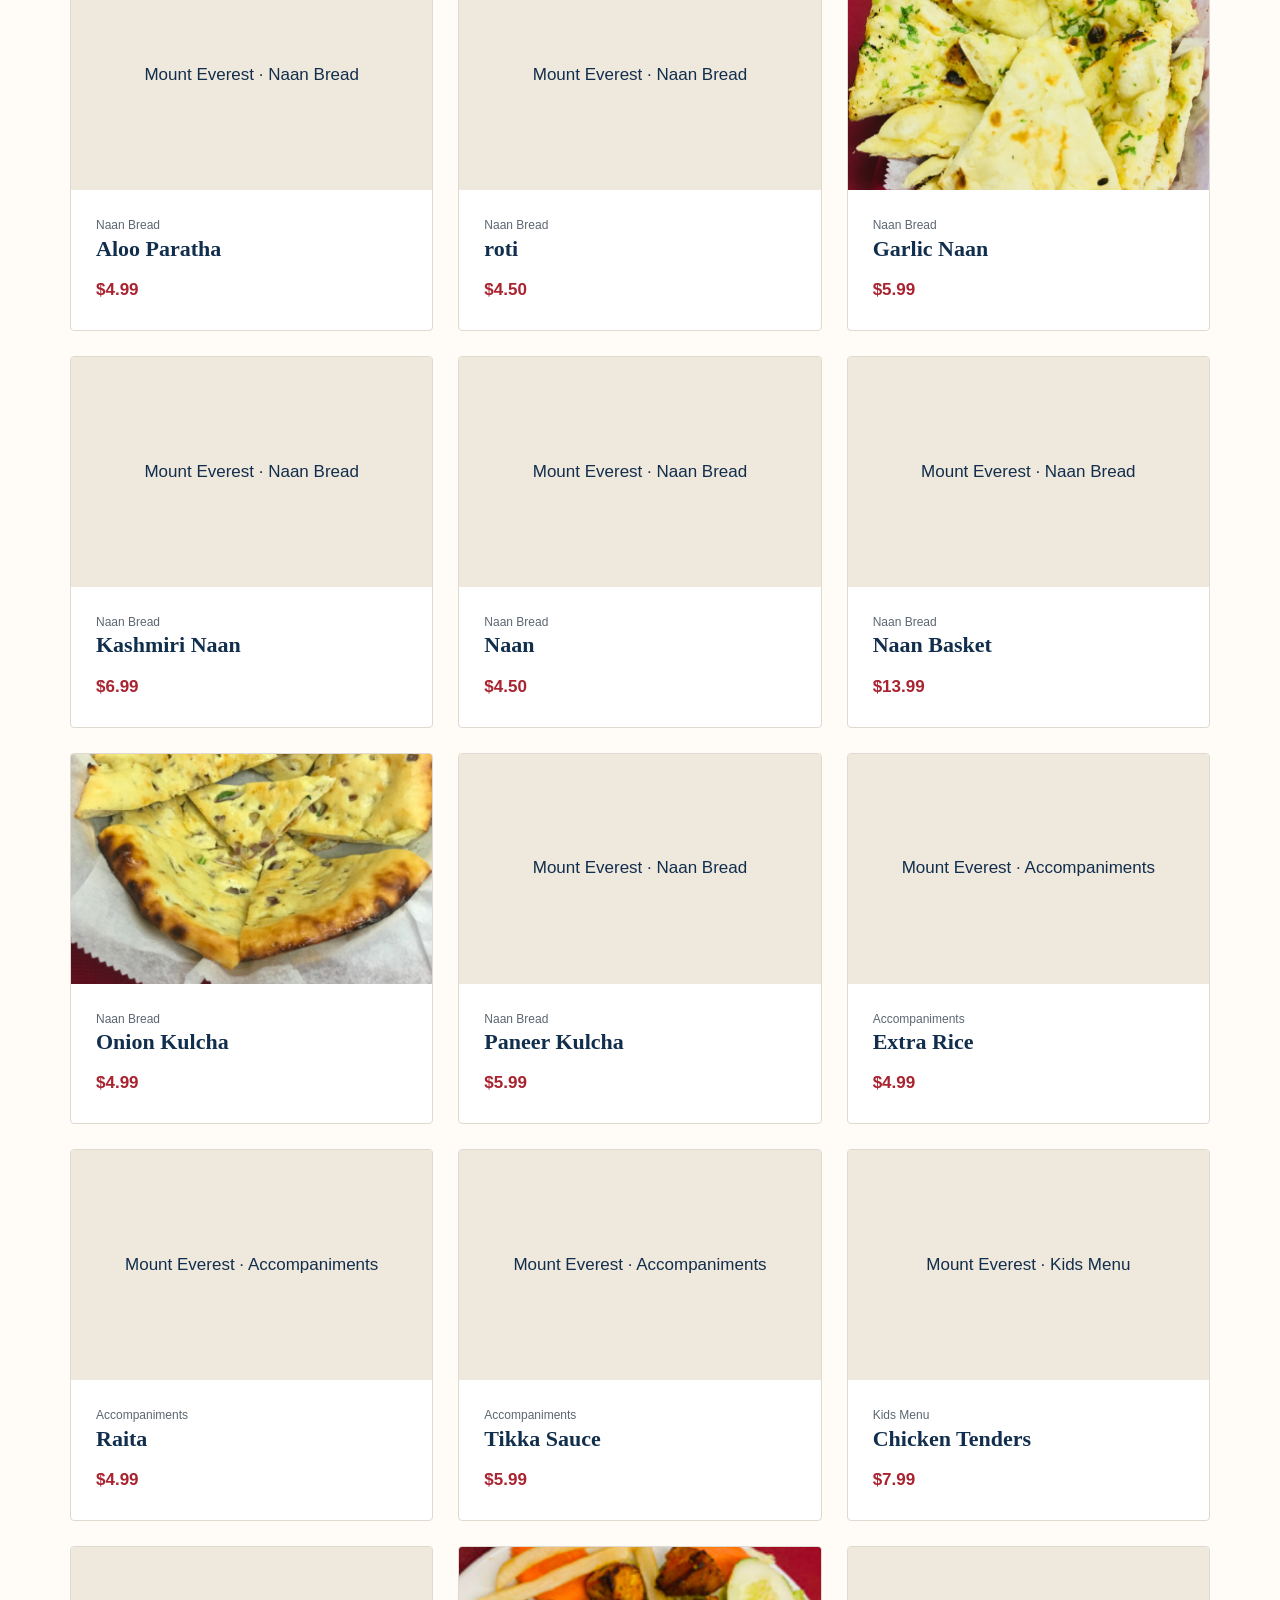
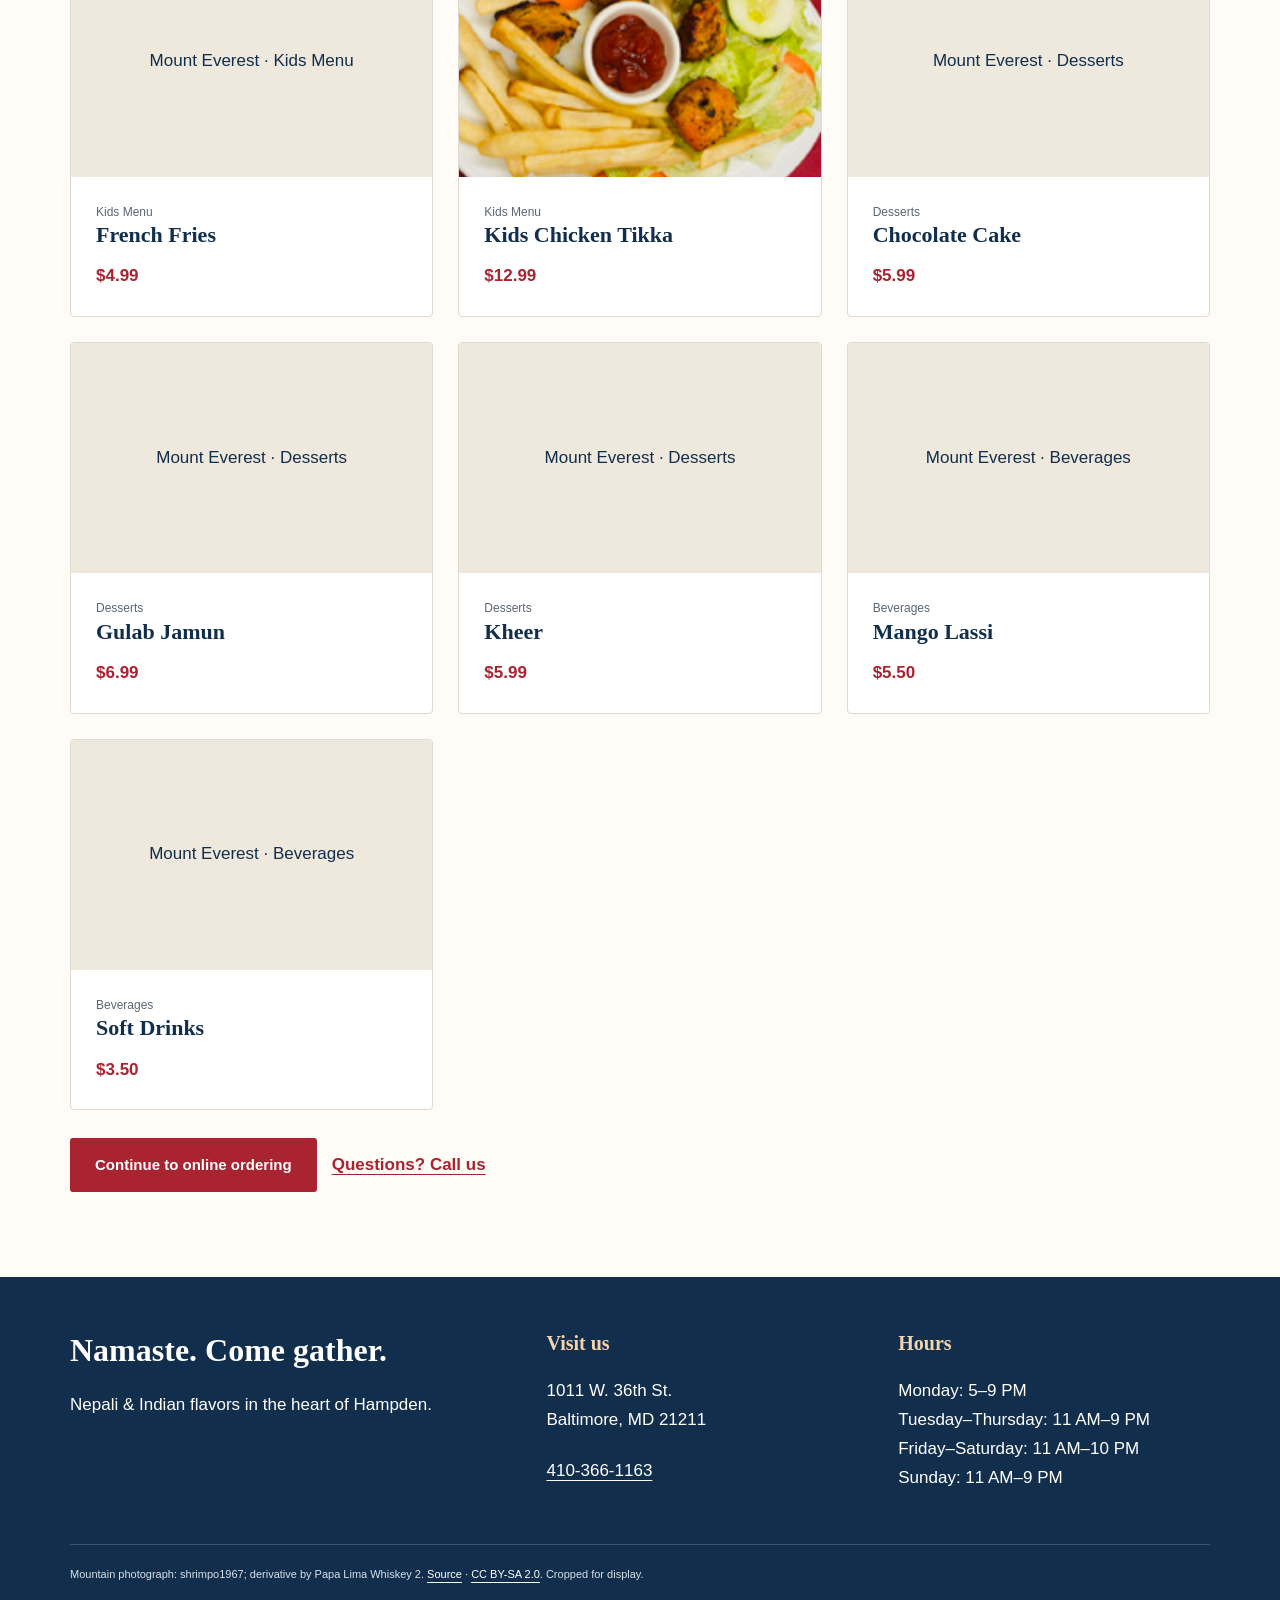
<file: menu.html>
<!doctype html>
<html lang="en"><head><meta charset="utf-8"><meta name="viewport" content="width=device-width,initial-scale=1"><title>Menu | Mount Everest Restaurant &amp; Bar</title><meta name="description" content="Discover Nepali and Indian cuisine at Mount Everest Restaurant and Bar in Hampden, Baltimore."><link rel="icon" href="images/logo.webp"><link rel="stylesheet" href="styles.css"><script defer src="menu-data.js"></script><script defer src="script.js"></script></head><body><a class="skip" href="#main">Skip to content</a><div class="topline">Nepali &amp; Indian cuisine · Hampden, Baltimore <a href="tel:+14103661163">410-366-1163</a></div><header><div class="nav-wrap"><a class="brand" href="index.html"><img src="images/logo.webp" alt="Mount Everest Restaurant logo" width="72" height="72"><span>Mount Everest<small>RESTAURANT &amp; BAR</small></span></a><button id="nav-toggle" type="button" aria-controls="navigation" aria-expanded="true">Menu</button><nav id="navigation" aria-label="Main navigation"><a href="index.html">Home</a><a href="menu.html" aria-current="page">Menu</a><a href="gift-cards.html">Gift Cards</a><a href="gallery.html">Gallery</a><a href="contact.html">Contact Us</a><a class="button" href="https://www.mounteverestrestaurant.net/menu">Order Online</a></nav></div></header><main id="main"><section class="page-banner"><p class="eyebrow">NEPALI &amp; INDIAN CUISINE</p><h1>Our menu</h1><p>Find an old favorite. Discover something new.</p></section><section class="section"><div class="menu-tools"><label for="search">Search dishes</label><input id="search" type="search" placeholder="Try momo, naan, chicken…"><label for="category">Choose a category</label><select id="category"><option value="All">All categories</option></select></div><p class="muted">Prices reflect the restaurant’s published menu retrieved October 9, 2026. Confirm current availability when ordering.</p><p id="result-count" role="status" aria-live="polite"></p><div id="menu-grid" class="cards"></div><noscript><p>Please enable JavaScript to search this menu, or <a href="https://www.mounteverestrestaurant.net/menu">view the restaurant’s original menu</a>.</p></noscript><div class="actions"><a class="button" href="https://www.mounteverestrestaurant.net/menu">Continue to online ordering</a><a class="text-link" href="tel:+14103661163">Questions? Call us</a></div></section></main><footer><div class="footer-grid"><div><h2>Namaste. Come gather.</h2><p>Nepali &amp; Indian flavors in the heart of Hampden.</p></div><div><h3>Visit us</h3><p>1011 W. 36th St.<br>Baltimore, MD 21211</p><a href="tel:+14103661163">410-366-1163</a></div><div><h3>Hours</h3><p>Monday: 5–9 PM<br>Tuesday–Thursday: 11 AM–9 PM<br>Friday–Saturday: 11 AM–10 PM<br>Sunday: 11 AM–9 PM</p></div></div><p class="credit">Mountain photograph: shrimpo1967; derivative by Papa Lima Whiskey 2. <a href="https://commons.wikimedia.org/wiki/File:Mount_Everest_as_seen_from_Drukair2_PLW_edit.jpg">Source</a> · <a href="https://creativecommons.org/licenses/by-sa/2.0/">CC BY-SA 2.0</a>. Cropped for display.</p></footer></body></html>
</file>
<file: styles.css>
/* Change these three colors to customize the theme. */
:root{--red:#a92330;--blue:#122e4d;--white:#fffcf7;--ink:#283442;--muted:#5c6671;--line:#dfd9cf;--gold:#bf9562}*{box-sizing:border-box}body{margin:0;background:var(--white);color:var(--ink);font:17px/1.7 Arial,sans-serif}h1,h2,h3{font-family:Georgia,serif;color:var(--blue);line-height:1.15;margin:0 0 22px}h1{font-size:clamp(42px,6vw,76px)}h2{font-size:clamp(30px,4vw,46px)}h3{font-size:24px}p{margin:0 0 22px}a{color:var(--red);text-underline-offset:4px}img{max-width:100%;display:block}button,input,select,textarea{font:inherit}button,a,input,select,textarea{-webkit-tap-highlight-color:transparent}button{cursor:pointer}a:focus-visible,button:focus-visible,input:focus-visible,textarea:focus-visible,select:focus-visible{outline:3px solid #d59826;outline-offset:4px}.skip{position:fixed;top:-100px;left:12px;background:white;padding:10px;z-index:100}.skip:focus{top:12px}.topline{background:var(--blue);color:white;text-align:center;padding:8px 20px;font-size:13px;letter-spacing:.5px}.topline a{color:white;margin-left:24px}header{background:var(--white);position:sticky;top:0;z-index:20;border-bottom:1px solid var(--line)}.nav-wrap{max-width:1240px;margin:auto;padding:14px 26px;display:flex;align-items:center;justify-content:space-between;gap:24px}.brand{display:flex;align-items:center;gap:12px;text-decoration:none;color:var(--blue);font:700 23px Georgia,serif}.brand img{object-fit:contain}.brand small{display:block;font:10px Arial,sans-serif;letter-spacing:2px;margin-top:8px}nav{display:flex;align-items:center;gap:25px}nav>a{font-size:14px;font-weight:bold;text-decoration:none;color:var(--blue);white-space:nowrap}nav>a[aria-current]{color:var(--red);text-decoration:underline;text-decoration-thickness:2px;text-underline-offset:9px}.button{display:inline-block;background:var(--red);border:2px solid var(--red);color:white;padding:12px 23px;text-decoration:none;font-size:15px;font-weight:bold;border-radius:3px;transition:background .2s,transform .2s}.button:hover{background:#861924;border-color:#861924;transform:translateY(-2px)}#nav-toggle{display:none}.hero{background:linear-gradient(90deg,rgba(7,27,47,.86),rgba(7,27,47,.3)),url('images/mountains.jpg') center/cover;min-height:610px;display:flex;align-items:center;color:white}.hero-inner{width:min(1200px,100%);margin:auto;padding:80px 30px}.hero h1{color:white}.hero p:not(.eyebrow){max-width:540px;font-size:19px}.eyebrow{font:700 12px/1.5 Arial,sans-serif;letter-spacing:2.6px;color:var(--red);margin-bottom:20px}.hero .eyebrow{color:#f5d3ad}.actions{display:flex;flex-wrap:wrap;gap:15px;align-items:center;margin-top:26px}.outline{background:transparent;border-color:white}.outline:hover{background:white;color:var(--blue);border-color:white}.pattern{height:15px;background-color:var(--blue);background-image:repeating-linear-gradient(45deg,transparent 0 10px,var(--white) 10px 12px,transparent 12px 22px),repeating-linear-gradient(-45deg,transparent 0 10px,var(--red) 10px 14px,transparent 14px 22px)}.section{max-width:1200px;margin:auto;padding:85px 30px}.split{display:grid;grid-template-columns:1fr 1fr;gap:70px;align-items:center}.story-image{width:100%;height:400px;object-fit:cover;border-radius:3px}.text-link{font-weight:bold}.favorites{border-top:1px solid var(--line);text-align:center}.cards{display:grid;grid-template-columns:repeat(3,1fr);gap:25px;margin:28px 0}.food-card{border:1px solid var(--line);background:white;color:var(--ink);text-decoration:none;border-radius:4px;overflow:hidden}.food-card img{width:100%;height:230px;object-fit:cover}.food-card>div{padding:25px}.food-card h3{font-size:23px}.food-card p{margin:0}.food-card:hover{box-shadow:0 8px 24px #122e4d16}.owner{border-top:1px solid var(--line)}.owner-image{width:100%;max-height:530px;object-fit:contain;background:#eee8dd}.invite{text-align:center;background:#f2ebe0;padding:65px 25px}.page-banner{text-align:center;padding:70px 25px;background:linear-gradient(#122e4de0,#122e4de0),url('images/mountains.jpg') center/cover;color:white}.page-banner h1{color:white}.page-banner .eyebrow{color:#f5d3ad}.page-banner p:last-child{margin:0}.menu-tools{display:grid;grid-template-columns:1fr 1fr;gap:12px 25px}.menu-tools label{grid-row:1}.menu-tools input,.menu-tools select{grid-row:2}label{display:block;font-weight:bold;font-size:15px;margin:12px 0 5px}input,select,textarea{width:100%;padding:12px;border:1px solid #a9afb3;background:white;color:var(--ink);border-radius:3px}textarea{resize:vertical}.muted{font-size:14px;color:var(--muted);margin-top:20px}.dish h3{font-size:22px;margin-bottom:15px}.dish .category{font-size:12px;color:var(--muted)}.price{font-weight:bold;color:var(--red);margin:0}.no-photo{height:230px;display:grid;place-items:center;background:#efe8dc;color:var(--blue);text-align:center;padding:25px}.gift{background:var(--blue);color:white;padding:50px;border:8px double var(--gold);min-height:330px}.gift h2{color:white}.gift p{font-size:13px;letter-spacing:3px;margin-top:20px}.gift span{font-size:11px;letter-spacing:2px}.gallery-item{padding:0;border:1px solid var(--line);background:white;color:var(--blue);text-align:left}.gallery-item img{width:100%;height:260px;object-fit:cover}.gallery-item span{display:block;padding:12px 18px}dialog{border:0;border-radius:5px;max-width:850px;width:90vw;max-height:90vh;padding:20px}dialog::backdrop{background:#0a192bd9}dialog img{max-height:65vh;margin:auto;object-fit:contain}#close-photo{display:block;margin:0 0 15px auto;padding:8px 15px;background:var(--blue);border:0;color:white}#photo-caption{margin:15px 0 0}.contact{align-items:start}address{font-style:normal}form{background:#f4eee5;padding:30px;border-top:4px solid var(--red)}form h2{font-size:32px}form .button{margin-top:20px}#form-note{font-size:14px}footer{background:var(--blue);color:white;padding:55px 30px 25px}.footer-grid{max-width:1140px;margin:auto;display:grid;grid-template-columns:1.4fr 1fr 1fr;gap:40px}footer h2{color:white;font-size:32px}footer h3{color:#f5d3ad;font-size:20px}footer a{color:white}.credit{max-width:1140px;margin:30px auto 0;padding-top:20px;border-top:1px solid #ffffff30;font-size:11px;color:#d7e0e9}body:has(dialog[open]){overflow:hidden}@media(max-width:1000px){.brand span{display:none}nav{gap:18px}.split{gap:35px}.cards{grid-template-columns:repeat(2,1fr)}}@media(max-width:720px){.topline{font-size:11px}.topline a{display:inline-block;margin-left:10px}.nav-wrap{flex-wrap:wrap;padding:10px 20px}.brand img{width:58px;height:58px}.brand span{display:block;font-size:19px}#nav-toggle{display:block;background:var(--blue);color:white;border:0;padding:9px 16px;border-radius:3px}nav{width:100%;flex-direction:column;align-items:stretch;gap:0}nav a{padding:12px}nav[hidden]{display:none}.hero{min-height:530px}.hero-inner{padding:60px 25px}.section{padding:55px 22px}.split,.cards,.footer-grid{grid-template-columns:1fr;gap:25px}.owner-image{max-height:430px}.menu-tools{grid-template-columns:1fr}.menu-tools label,.menu-tools input,.menu-tools select{grid-row:auto}.story-image{height:300px}.page-banner{padding:55px 22px}.gift{padding:35px}.credit{margin-top:20px}}@media(prefers-reduced-motion:reduce){*{transition:none!important}}
</file>
